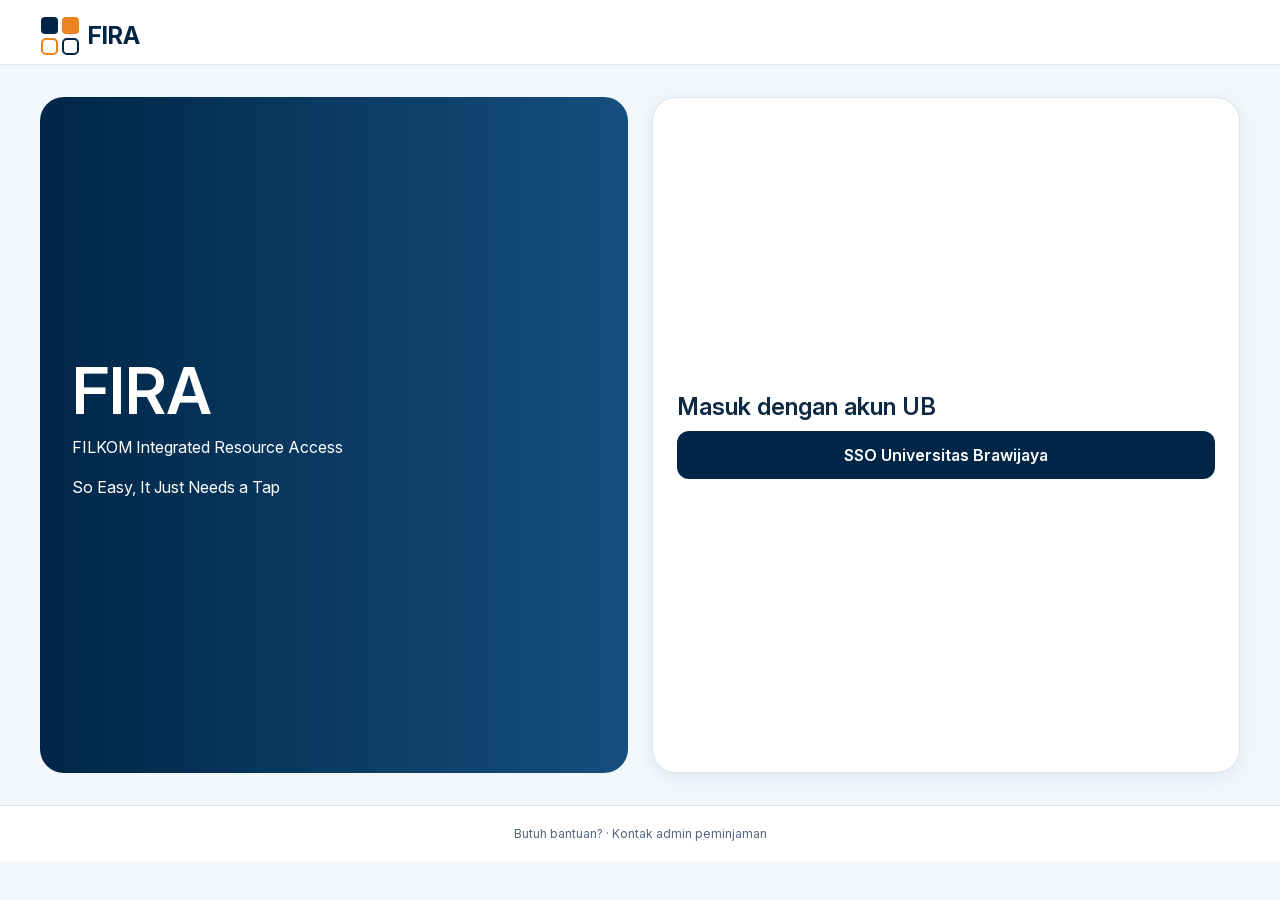
<file: index.html>
<!doctype html>
<html lang="id">
<head>
  <meta charset="utf-8">
  <meta name="viewport" content="width=device-width, initial-scale=1">
  <title>FIRA</title>
  <link rel="icon" type="image/png" href="./logoFIRA.png">
  <link rel="stylesheet" href="css/tokens.css">
  <link rel="stylesheet" href="css/base.css">
  <link rel="stylesheet" href="css/components.css">
  <link rel="stylesheet" href="css/layout.css">
</head>
<body>

  <!-- Header -->
  <header class="site-header">
    <span class="logo">
      <svg viewBox="0 0 40 40" aria-hidden="true" focusable="false"><rect x="1" y="1" width="17" height="17" rx="4" fill="#002647"/><rect x="22" y="1" width="17" height="17" rx="4" fill="#ec831e"/><rect x="2" y="23" width="15" height="15" rx="4" fill="none" stroke="#ec831e" stroke-width="2"/><rect x="23" y="23" width="15" height="15" rx="4" fill="none" stroke="#002647" stroke-width="2"/></svg>
      <span>FIRA</span>
    </span>
  </header>

  <main class="container grid login">
    <!-- Identitas aplikasi -->
    <section class="hero col-6" aria-labelledby="judul-aplikasi">
      <h1 id="judul-aplikasi">FIRA</h1>
      <p>FILKOM Integrated Resource Access</p>
      <p>So Easy, It Just Needs a Tap</p>
    </section>

    <!-- Panel masuk -->
    <section class="card col-6" aria-labelledby="judul-masuk">
      <h2 id="judul-masuk">Masuk dengan akun UB</h2>
      <a class="btn btn--primary" href="dashboard.html">SSO Universitas Brawijaya</a>
    </section>
  </main>

  <footer class="site-footer">
    <p>Butuh bantuan? · Kontak admin peminjaman</p>
  </footer>

</body>
</html>
</file>
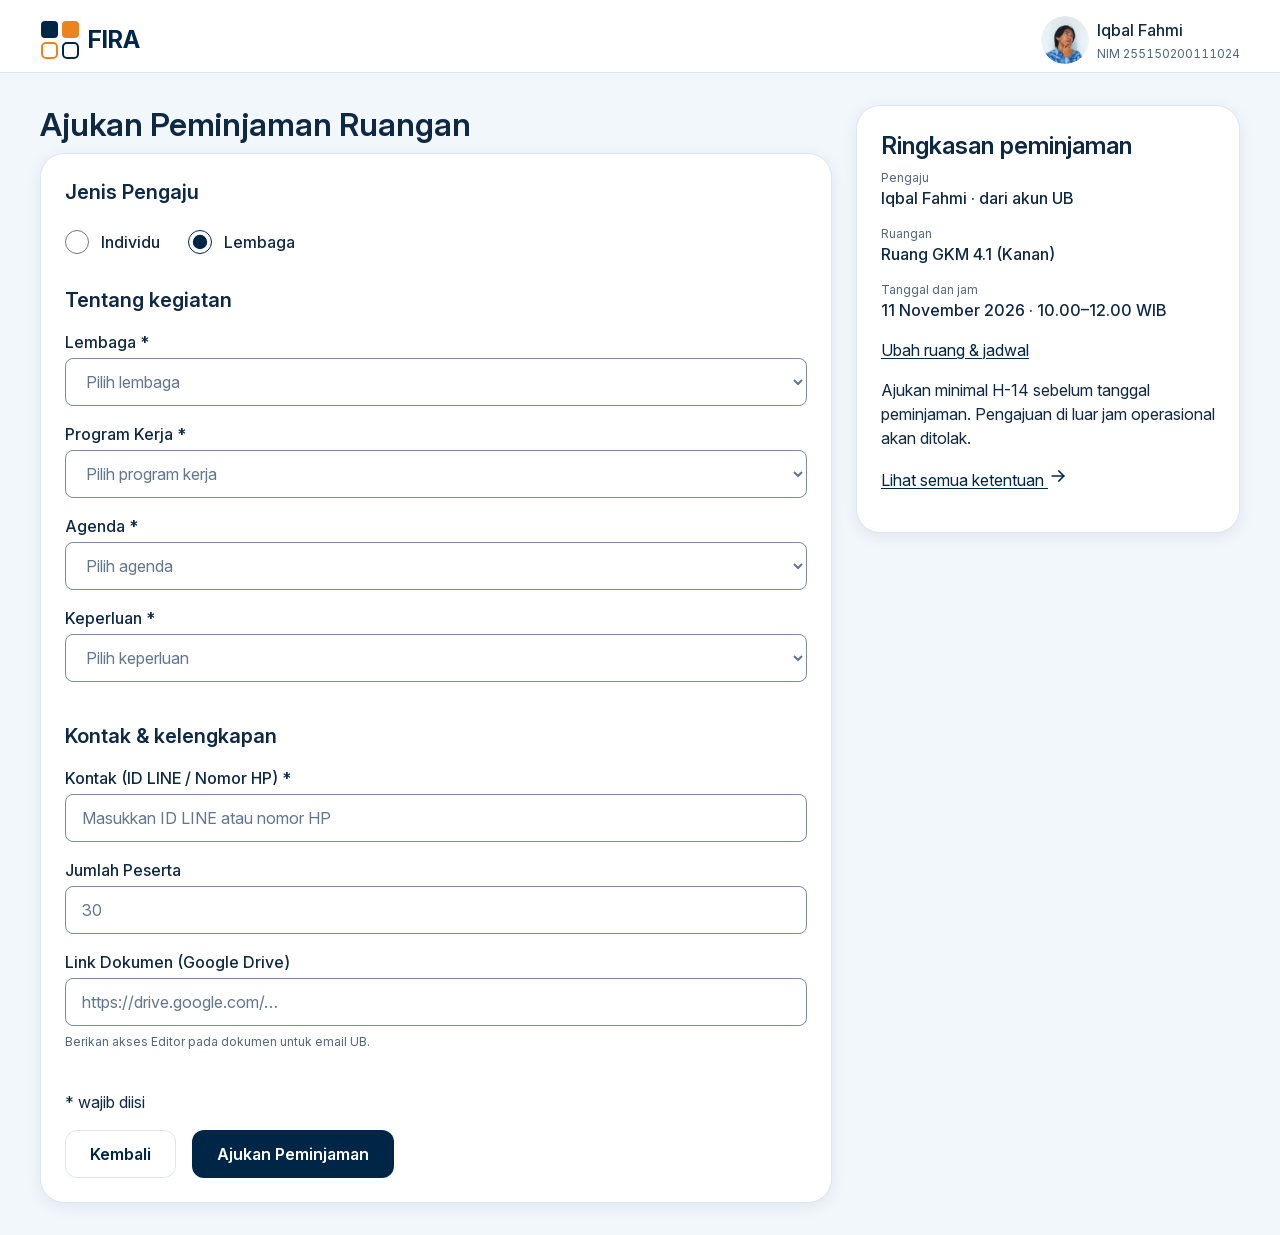
<file: ajukan-ruangan.html>
<!doctype html>
<html lang="id">
<head>
  <meta charset="utf-8">
  <meta name="viewport" content="width=device-width, initial-scale=1">
  <title>FIRA</title>
  <link rel="icon" type="image/png" href="./logoFIRA.png">
  <link rel="stylesheet" href="css/tokens.css">
  <link rel="stylesheet" href="css/base.css">
  <link rel="stylesheet" href="css/components.css">
  <link rel="stylesheet" href="css/layout.css">
  <script src="js/dialog.js" defer></script>
  <script src="js/form.js" defer></script>
  <script src="js/pengajuan.js" defer></script>
  <script src="js/ajukan.js" defer></script>
</head>
<body>

  <!-- Header -->
  <header class="site-header">
    <a class="logo" href="dashboard.html" aria-label="FIRA, ke Dashboard">
      <svg viewBox="0 0 40 40" aria-hidden="true" focusable="false"><rect x="1" y="1" width="17" height="17" rx="4" fill="#002647"/><rect x="22" y="1" width="17" height="17" rx="4" fill="#ec831e"/><rect x="2" y="23" width="15" height="15" rx="4" fill="none" stroke="#ec831e" stroke-width="2"/><rect x="23" y="23" width="15" height="15" rx="4" fill="none" stroke="#002647" stroke-width="2"/></svg>
      <span>FIRA</span>
    </a>

    <div class="profil">
      <img src="assets/avatar.png" alt="" width="48" height="48">
      <p>Iqbal Fahmi</p>
      <p>NIM 255150200111024</p>
    </div>
  </header>

  <div class="container grid">
  <main class="col-8">
    <h1>Ajukan Peminjaman Ruangan</h1>

    <!-- Formulir -->
    <form id="form-ajukan" class="card" novalidate>

      <fieldset>
        <legend>Jenis Pengaju</legend>
        <input type="radio" id="pengaju-individu" name="jenis-pengaju" value="individu">
        <label for="pengaju-individu">Individu</label>
        <input type="radio" id="pengaju-lembaga" name="jenis-pengaju" value="lembaga" checked>
        <label for="pengaju-lembaga">Lembaga</label>
      </fieldset>

      <fieldset id="fieldset-lembaga">
        <legend>Tentang kegiatan</legend>

        <label for="lembaga">Lembaga <span aria-hidden="true">*</span></label>
        <select id="lembaga" name="lembaga" required>
          <option value="" selected disabled>Pilih lembaga</option>
          <option>BCC</option>
          <option>BIOS</option>
          <option>DPM</option>
          <option>GDGoC</option>
          <option>HMDTIF</option>
          <option>K-RISMA</option>
          <option>KBMDSI</option>
          <option>LKI-AMD</option>
          <option>LPM DISPLAY</option>
          <option>OPTIIK</option>
          <option>POROS</option>
          <option>RAION</option>
          <option>ROBOTIIK</option>
          <option>SGE</option>
        </select>

        <label for="proker">Program Kerja <span aria-hidden="true">*</span></label>
        <select id="proker" name="proker" required>
          <option value="" selected disabled>Pilih program kerja</option>
          <option>Pengembangan Keahlian</option>
        </select>

        <label for="agenda">Agenda <span aria-hidden="true">*</span></label>
        <select id="agenda" name="agenda" required>
          <option value="" selected disabled>Pilih agenda</option>
          <option>Pelatihan HMDTIF</option>
        </select>

        <label for="keperluan">Keperluan <span aria-hidden="true">*</span></label>
        <select id="keperluan" name="keperluan" required>
          <option value="" selected disabled>Pilih keperluan</option>
          <option>Kegiatan</option>
        </select>
      </fieldset>

      <fieldset>
        <legend>Kontak &amp; kelengkapan</legend>

        <label for="kontak">Kontak (ID LINE / Nomor HP) <span aria-hidden="true">*</span></label>
        <input type="text" id="kontak" name="kontak" required autocomplete="tel"
               placeholder="Masukkan ID LINE atau nomor HP">

        <label for="peserta">Jumlah Peserta</label>
        <input type="number" id="peserta" name="peserta" min="1" inputmode="numeric" placeholder="30">

        <label for="dokumen">Link Dokumen (Google Drive)</label>
        <input type="url" id="dokumen" name="dokumen" aria-describedby="bantu-dokumen"
               placeholder="https://drive.google.com/…">
        <p class="hint" id="bantu-dokumen">Berikan akses Editor pada dokumen untuk email UB.</p>
      </fieldset>

      <p><span aria-hidden="true">*</span> wajib diisi</p>

      <!-- Aksi -->
      <div class="aksi">
      <a class="btn btn--secondary" href="pinjam.html#ruangan">Kembali</a>
      <button type="submit" class="btn btn--primary">Ajukan Peminjaman</button>
      </div>
    </form>
  </main>

  <!-- Ringkasan -->
  <aside class="card ringkasan col-4" aria-labelledby="judul-ringkasan">
    <h2 id="judul-ringkasan">Ringkasan peminjaman</h2>
    <dl>
      <dt>Pengaju</dt>
      <dd>Iqbal Fahmi · dari akun UB</dd>
      <dt>Ruangan</dt>
      <dd data-isi="ruang">Ruang GKM 4.1 (Kanan)</dd>
      <dt>Tanggal dan jam</dt>
      <dd data-isi="jadwal">11 November 2026 · 10.00–12.00 WIB</dd>
    </dl>
    <a href="pinjam.html#ruangan">Ubah ruang &amp; jadwal</a>

    <p>Ajukan minimal H-14 sebelum tanggal peminjaman. Pengajuan di luar jam operasional akan ditolak.</p>
    <a href="prosedur.html">Lihat semua ketentuan <svg class="icon" viewBox="0 0 24 24" aria-hidden="true" focusable="false"><path d="M5 12h14"/><path d="M13 6l6 6-6 6"/></svg></a>
  </aside>
  </div>

  <!-- Dialog -->
  <dialog id="dlg-konfirmasi" class="dialog" aria-labelledby="dlg-konfirmasi-judul">
    <form method="dialog" class="dialog__tutup"><button class="btn btn--secondary btn--sm" aria-label="Tutup"><svg class="icon" viewBox="0 0 24 24" aria-hidden="true" focusable="false"><path d="M6 6l12 12M18 6L6 18"/></svg></button></form>
    <h2 id="dlg-konfirmasi-judul">Ajukan peminjaman ruangan ke BEM?</h2>
    <p>Pengajuan akan diteruskan untuk diverifikasi. Periksa kembali ruang, jadwal, dan dokumen sebelum mengirim.</p>
    <dl class="ringkasan">
      <dt>Ruangan</dt><dd data-isi="ruang">Ruang GKM 4.1 (Kanan)</dd>
      <dt>Tanggal dan jam</dt><dd data-isi="jadwal">11 November 2026 · 10.00–12.00 WIB</dd>
    </dl>
    <div class="aksi aksi--kanan">
      <form method="dialog"><button class="btn btn--secondary">Batal</button></form>
      <button type="button" id="tombol-kirim" class="btn btn--primary">Ya, Ajukan</button>
    </div>
    <p class="hint">Tekan Esc untuk membatalkan.</p>
  </dialog>
  <dialog id="dlg-terkirim" class="dialog dialog--tengah" aria-labelledby="dlg-terkirim-judul">
    <p class="ikon-besar"><svg class="icon" viewBox="0 0 24 24" aria-hidden="true" focusable="false"><path d="M5 12.5l4.5 4.5L19 7.5"/></svg></p>
    <h2 id="dlg-terkirim-judul">Pengajuan terkirim</h2>
    <p>Pengajuan diteruskan untuk ditinjau. Pantau perkembangannya melalui Status peminjaman.</p>
    <a class="btn btn--primary" href="dashboard.html">Ke Dashboard <svg class="icon" viewBox="0 0 24 24" aria-hidden="true" focusable="false"><path d="M5 12h14"/><path d="M13 6l6 6-6 6"/></svg></a>
  </dialog>

</body>
</html>
</file>
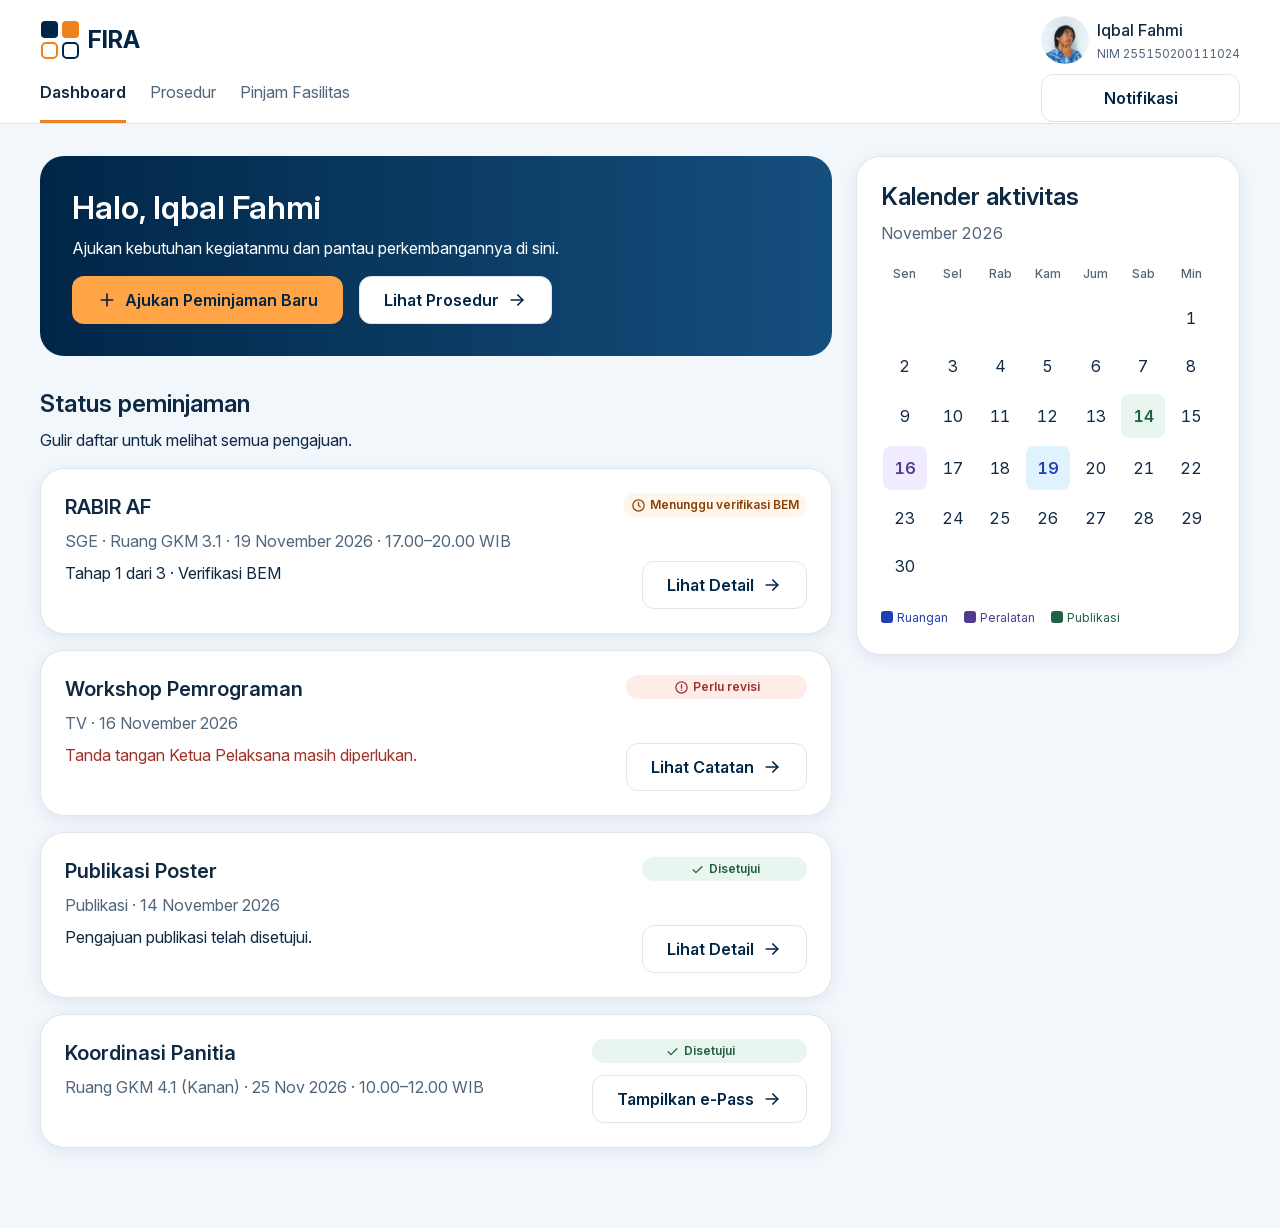
<file: dashboard.html>
<!doctype html>
<html lang="id">
<head>
  <meta charset="utf-8">
  <meta name="viewport" content="width=device-width, initial-scale=1">
  <title>FIRA</title>
  <link rel="icon" type="image/png" href="./logoFIRA.png">
  <link rel="stylesheet" href="css/tokens.css">
  <link rel="stylesheet" href="css/base.css">
  <link rel="stylesheet" href="css/components.css">
  <link rel="stylesheet" href="css/layout.css">
  <script src="js/dialog.js" defer></script>
  <script src="js/pengajuan.js" defer></script>
  <script src="js/dashboard.js" defer></script>
</head>
<body>

  <!-- Header -->
  <header class="site-header">
    <a class="logo" href="dashboard.html" aria-label="FIRA, ke Dashboard">
      <svg viewBox="0 0 40 40" aria-hidden="true" focusable="false"><rect x="1" y="1" width="17" height="17" rx="4" fill="#002647"/><rect x="22" y="1" width="17" height="17" rx="4" fill="#ec831e"/><rect x="2" y="23" width="15" height="15" rx="4" fill="none" stroke="#ec831e" stroke-width="2"/><rect x="23" y="23" width="15" height="15" rx="4" fill="none" stroke="#002647" stroke-width="2"/></svg>
      <span>FIRA</span>
    </a>

    <!-- Navigasi utama -->
    <nav class="nav-utama" aria-label="Navigasi utama">
      <ul>
        <li><a href="dashboard.html" aria-current="page">Dashboard</a></li>
        <li><a href="prosedur.html">Prosedur</a></li>
        <li><a href="pinjam.html">Pinjam Fasilitas</a></li>
      </ul>
    </nav>

    <button type="button" class="btn btn--secondary notif" aria-haspopup="dialog" data-dialog="dlg-notifikasi">Notifikasi</button>

    <div class="profil">
      <img src="assets/avatar.png" alt="" width="48" height="48">
      <p>Iqbal Fahmi</p>
      <p>NIM 255150200111024</p>
    </div>
  </header>

  <div class="container grid">
  <!-- Konten utama -->
  <main class="col-8">

    <!-- Hero -->
    <section class="hero" aria-labelledby="sapaan">
      <h1 id="sapaan">Halo, Iqbal Fahmi</h1>
      <p>Ajukan kebutuhan kegiatanmu dan pantau perkembangannya di sini.</p>
      <div class="aksi">
      <a class="btn btn--on-dark" href="pinjam.html"><svg class="icon" viewBox="0 0 24 24" aria-hidden="true" focusable="false"><path d="M12 5v14M5 12h14"/></svg> Ajukan Peminjaman Baru</a>
      <a class="btn btn--secondary" href="prosedur.html">Lihat Prosedur <svg class="icon" viewBox="0 0 24 24" aria-hidden="true" focusable="false"><path d="M5 12h14"/><path d="M13 6l6 6-6 6"/></svg></a>
      </div>
    </section>

    <!-- Status peminjaman -->
    <section class="panel" aria-labelledby="judul-status">
      <h2 id="judul-status">Status peminjaman</h2>
      <p>Gulir daftar untuk melihat semua pengajuan.</p>

      <ul class="list-plain daftar-status">
        <li>
          <article class="card card--status" aria-labelledby="pengajuan-rabir">
            <h3 id="pengajuan-rabir">RABIR AF</h3>
            <p>
              SGE · Ruang GKM 3.1 ·
              <time datetime="2026-11-19T17:00">19 November 2026 · 17.00–20.00 WIB</time>
            </p>
            <p class="badge badge--warning"><svg class="icon" viewBox="0 0 24 24" aria-hidden="true" focusable="false"><circle cx="12" cy="12" r="9"/><path d="M12 7v5l3 2"/></svg> Menunggu verifikasi BEM</p>
            <p>Tahap 1 dari 3 · Verifikasi BEM</p>
            <button type="button" class="btn btn--secondary" aria-haspopup="dialog" data-dialog="dlg-detail-rabir" aria-describedby="pengajuan-rabir">
              Lihat Detail <svg class="icon" viewBox="0 0 24 24" aria-hidden="true" focusable="false"><path d="M5 12h14"/><path d="M13 6l6 6-6 6"/></svg>
            </button>
          </article>
        </li>

        <li>
          <article class="card card--status" aria-labelledby="pengajuan-workshop">
            <h3 id="pengajuan-workshop">Workshop Pemrograman</h3>
            <p>TV · <time datetime="2026-11-16">16 November 2026</time></p>
            <p class="badge badge--danger"><svg class="icon" viewBox="0 0 24 24" aria-hidden="true" focusable="false"><circle cx="12" cy="12" r="9"/><path d="M12 7.5v5.5"/><path d="M12 16.5h.01"/></svg> Perlu revisi</p>
            <p class="text-danger">Tanda tangan Ketua Pelaksana masih diperlukan.</p>
            <button type="button" class="btn btn--secondary" aria-haspopup="dialog" data-dialog="dlg-revisi-workshop" aria-describedby="pengajuan-workshop">
              Lihat Catatan <svg class="icon" viewBox="0 0 24 24" aria-hidden="true" focusable="false"><path d="M5 12h14"/><path d="M13 6l6 6-6 6"/></svg>
            </button>
          </article>
        </li>

        <li>
          <article class="card card--status" aria-labelledby="publikasi-poster">
            <h3 id="publikasi-poster">Publikasi Poster</h3>
            <p>Publikasi · <time datetime="2026-11-14">14 November 2026</time></p>
            <p class="badge badge--success"><svg class="icon" viewBox="0 0 24 24" aria-hidden="true" focusable="false"><path d="M5 12.5l4.5 4.5L19 7.5"/></svg> Disetujui</p>
            <p>Pengajuan publikasi telah disetujui.</p>
            <button type="button" class="btn btn--secondary" aria-haspopup="dialog" data-dialog="dlg-detail-publikasi" aria-describedby="publikasi-poster">
              Lihat Detail <svg class="icon" viewBox="0 0 24 24" aria-hidden="true" focusable="false"><path d="M5 12h14"/><path d="M13 6l6 6-6 6"/></svg>
            </button>
          </article>
        </li>

        <li>
          <article class="card card--status" aria-labelledby="pengajuan-koordinasi">
            <h3 id="pengajuan-koordinasi">Koordinasi Panitia</h3>
            <p>
              Ruang GKM 4.1 (Kanan) ·
              <time datetime="2026-11-25T10:00">25 Nov 2026 · 10.00–12.00 WIB</time>
            </p>
            <p class="badge badge--success"><svg class="icon" viewBox="0 0 24 24" aria-hidden="true" focusable="false"><path d="M5 12.5l4.5 4.5L19 7.5"/></svg> Disetujui</p>
            <button type="button" class="btn btn--secondary" aria-haspopup="dialog" data-dialog="dlg-epass" aria-describedby="pengajuan-koordinasi">
              Tampilkan e-Pass <svg class="icon" viewBox="0 0 24 24" aria-hidden="true" focusable="false"><path d="M5 12h14"/><path d="M13 6l6 6-6 6"/></svg>
            </button>
          </article>
        </li>
      </ul>

      <!-- Kartu pengajuan baru (diisi JS) -->
      <template id="kartu-terkirim">
        <li>
          <article class="card card--status">
            <h3></h3>
            <p class="meta"></p>
            <p class="badge badge--warning"><svg class="icon" viewBox="0 0 24 24" aria-hidden="true" focusable="false"><circle cx="12" cy="12" r="9"/><path d="M12 7v5l3 2"/></svg> Menunggu verifikasi BEM</p>
            <p>Tahap 1 dari 3 · Verifikasi BEM</p>
            <button type="button" class="btn btn--secondary" aria-haspopup="dialog" data-dialog="dlg-detail-baru">
              Lihat Detail <svg class="icon" viewBox="0 0 24 24" aria-hidden="true" focusable="false"><path d="M5 12h14"/><path d="M13 6l6 6-6 6"/></svg>
            </button>
          </article>
        </li>
      </template>
    </section>
  </main>

  <!-- Kalender -->
  <aside class="card kalender col-4" aria-labelledby="judul-kalender">
    <h2 id="judul-kalender">Kalender aktivitas</h2>

    <table>
      <caption>November 2026</caption>
      <thead>
        <tr>
          <th scope="col"><abbr title="Senin">Sen</abbr></th>
          <th scope="col"><abbr title="Selasa">Sel</abbr></th>
          <th scope="col"><abbr title="Rabu">Rab</abbr></th>
          <th scope="col"><abbr title="Kamis">Kam</abbr></th>
          <th scope="col"><abbr title="Jumat">Jum</abbr></th>
          <th scope="col"><abbr title="Sabtu">Sab</abbr></th>
          <th scope="col"><abbr title="Minggu">Min</abbr></th>
        </tr>
      </thead>
      <tbody>
        <tr><td></td><td></td><td></td><td></td><td></td><td></td><td>1</td></tr>
        <tr><td>2</td><td>3</td><td>4</td><td>5</td><td>6</td><td>7</td><td>8</td></tr>
        <tr>
          <td>9</td><td>10</td><td>11</td><td>12</td><td>13</td>
          <td><button type="button" class="hari hari--publikasi" aria-haspopup="dialog" data-dialog="dlg-detail-publikasi" aria-label="14 November: Publikasi">14</button></td>
          <td>15</td>
        </tr>
        <tr>
          <td><button type="button" class="hari hari--peralatan" aria-haspopup="dialog" data-dialog="dlg-revisi-workshop" aria-label="16 November: Peralatan">16</button></td>
          <td>17</td><td>18</td>
          <td><button type="button" class="hari hari--ruangan" aria-haspopup="dialog" data-dialog="dlg-detail-rabir" aria-label="19 November: Ruangan">19</button></td>
          <td>20</td><td>21</td><td>22</td>
        </tr>
        <tr><td>23</td><td>24</td><td>25</td><td>26</td><td>27</td><td>28</td><td>29</td></tr>
        <tr><td>30</td><td></td><td></td><td></td><td></td><td></td><td></td></tr>
      </tbody>
    </table>

    <!-- Legenda -->
    <ul class="legenda" aria-label="Keterangan kalender">
      <li class="hari--ruangan">Ruangan</li>
      <li class="hari--peralatan">Peralatan</li>
      <li class="hari--publikasi">Publikasi</li>
    </ul>
  </aside>
  </div>

  <!-- Dialog -->
  <dialog id="dlg-detail-baru" class="dialog" aria-labelledby="dlg-detail-baru-judul">
    <form method="dialog" class="dialog__tutup"><button class="btn btn--secondary btn--sm" aria-label="Tutup"><svg class="icon" viewBox="0 0 24 24" aria-hidden="true" focusable="false"><path d="M6 6l12 12M18 6L6 18"/></svg></button></form>
    <h2 id="dlg-detail-baru-judul">Detail pengajuan</h2>
    <p id="detail-baru-judul"></p>
    <p class="badge badge--warning"><svg class="icon" viewBox="0 0 24 24" aria-hidden="true" focusable="false"><circle cx="12" cy="12" r="9"/><path d="M12 7v5l3 2"/></svg> Menunggu verifikasi BEM</p>
    <dl id="detail-baru-info" class="ringkasan"></dl>
    <ol class="tahapan">
      <li aria-current="step"><strong>Verifikasi BEM</strong><br><span class="hint">BEM sedang memeriksa dokumen dan jadwal.</span></li>
      <li><strong>Persetujuan Perkap</strong><br><span class="hint">Tahap ini dimulai setelah verifikasi BEM.</span></li>
      <li><strong>Pemeriksaan teknisi / satpam</strong><br><span class="hint">Pengecekan dilakukan sebelum fasilitas digunakan.</span></li>
    </ol>
    <p class="hint">Perubahan status akan muncul di Notifikasi.</p>
  </dialog>
  <dialog id="dlg-detail-rabir" class="dialog" aria-labelledby="dlg-detail-rabir-judul">
    <form method="dialog" class="dialog__tutup"><button class="btn btn--secondary btn--sm" aria-label="Tutup"><svg class="icon" viewBox="0 0 24 24" aria-hidden="true" focusable="false"><path d="M6 6l12 12M18 6L6 18"/></svg></button></form>
    <h2 id="dlg-detail-rabir-judul">Detail peminjaman</h2>
    <p>RABIR AF · SGE · Ruang GKM 3.1</p>
    <p><time datetime="2026-11-19T17:00">Kamis, 19 November 2026 · 17.00–20.00 WIB</time></p>
    <p class="badge badge--warning"><svg class="icon" viewBox="0 0 24 24" aria-hidden="true" focusable="false"><circle cx="12" cy="12" r="9"/><path d="M12 7v5l3 2"/></svg> Menunggu verifikasi BEM</p>
    <ol class="tahapan">
      <li aria-current="step"><strong>Verifikasi BEM</strong><br><span class="hint">BEM sedang memeriksa dokumen dan jadwal.</span></li>
      <li><strong>Persetujuan Perkap</strong><br><span class="hint">Tahap ini dimulai setelah verifikasi BEM.</span></li>
      <li><strong>Pemeriksaan teknisi / satpam</strong><br><span class="hint">Pengecekan dilakukan sebelum fasilitas digunakan.</span></li>
    </ol>
    <p class="hint">Perubahan status akan muncul di Notifikasi.</p>
  </dialog>
  <dialog id="dlg-revisi-workshop" class="dialog" aria-labelledby="dlg-revisi-workshop-judul">
    <form method="dialog" class="dialog__tutup"><button class="btn btn--secondary btn--sm" aria-label="Tutup"><svg class="icon" viewBox="0 0 24 24" aria-hidden="true" focusable="false"><path d="M6 6l12 12M18 6L6 18"/></svg></button></form>
    <h2 id="dlg-revisi-workshop-judul">Catatan revisi</h2>
    <p>Workshop Pemrograman · Peralatan (TV)</p>
    <p class="badge badge--danger"><svg class="icon" viewBox="0 0 24 24" aria-hidden="true" focusable="false"><circle cx="12" cy="12" r="9"/><path d="M12 7.5v5.5"/><path d="M12 16.5h.01"/></svg> Dokumen perlu diperbaiki</p>
    <p>Surat peminjaman belum ditandatangani oleh Ketua Pelaksana.</p>
    <p>Lengkapi tanda tangan lalu siapkan tautan dokumen yang telah diperbarui. Ajukan kembali setelah dokumen siap.</p>
    <div class="aksi aksi--kanan">
      <a class="btn btn--secondary" href="prosedur.html">Panduan dokumen</a>
      <a class="btn btn--primary" href="pinjam.html#peralatan">Perbaiki &amp; Kirim Ulang</a>
    </div>
  </dialog>
  <dialog id="dlg-detail-publikasi" class="dialog" aria-labelledby="dlg-detail-publikasi-judul">
    <form method="dialog" class="dialog__tutup"><button class="btn btn--secondary btn--sm" aria-label="Tutup"><svg class="icon" viewBox="0 0 24 24" aria-hidden="true" focusable="false"><path d="M6 6l12 12M18 6L6 18"/></svg></button></form>
    <h2 id="dlg-detail-publikasi-judul">Detail publikasi</h2>
    <p>Publikasi Signage · <time datetime="2026-11-14">14 November 2026</time></p>
    <p class="badge badge--success"><svg class="icon" viewBox="0 0 24 24" aria-hidden="true" focusable="false"><path d="M5 12.5l4.5 4.5L19 7.5"/></svg> Disetujui</p>
    <p>Pengajuan publikasi signage telah disetujui.</p>
    <div class="aksi aksi--kanan">
      <a class="btn btn--secondary" href="prosedur.html">Panduan Publikasi <svg class="icon" viewBox="0 0 24 24" aria-hidden="true" focusable="false"><path d="M5 12h14"/><path d="M13 6l6 6-6 6"/></svg></a>
    </div>
  </dialog>
  <dialog id="dlg-epass" class="dialog" aria-labelledby="dlg-epass-judul">
    <form method="dialog" class="dialog__tutup"><button class="btn btn--secondary btn--sm" aria-label="Tutup"><svg class="icon" viewBox="0 0 24 24" aria-hidden="true" focusable="false"><path d="M6 6l12 12M18 6L6 18"/></svg></button></form>
    <h2 id="dlg-epass-judul">e-Pass Akses Ruangan</h2>
    <p class="badge badge--success"><svg class="icon" viewBox="0 0 24 24" aria-hidden="true" focusable="false"><path d="M5 12.5l4.5 4.5L19 7.5"/></svg> Disetujui</p>
    <p class="kode">FIRA-DEMO-RUANG-2026-025</p>
    <figure class="qr">
      <div class="qr__kotak" aria-hidden="true"></div>
      <figcaption class="hint">QR contoh · tidak memberikan akses fasilitas.</figcaption>
    </figure>
    <dl class="ringkasan">
      <dt>Kegiatan</dt><dd>Koordinasi Panitia</dd>
      <dt>Ruangan</dt><dd>Ruang GKM 4.1 (Kanan)</dd>
      <dt>Peminjam</dt><dd>Iqbal Fahmi</dd>
      <dt>Masa berlaku</dt><dd><time datetime="2026-11-25T10:00">25 November 2026 · 10.00–12.00 WIB</time></dd>
    </dl>
    <p class="hint">Tunjukkan QR kepada petugas saat tiba. Tiket hanya berlaku untuk fasilitas dan jam yang tercantum.</p>
    <form method="dialog" class="aksi aksi--kanan"><button class="btn btn--primary">Kembali ke Dashboard</button></form>
  </dialog>
  <dialog id="dlg-notifikasi" class="dialog" aria-labelledby="dlg-notifikasi-judul">
    <form method="dialog" class="dialog__tutup"><button class="btn btn--secondary btn--sm" aria-label="Tutup"><svg class="icon" viewBox="0 0 24 24" aria-hidden="true" focusable="false"><path d="M6 6l12 12M18 6L6 18"/></svg></button></form>
    <h2 id="dlg-notifikasi-judul">Notifikasi</h2>
    <ul class="list-plain">
      <li><button type="button" class="notif-item" data-dialog="dlg-revisi-workshop"><span><strong>Dokumen perlu direvisi</strong><br><span class="hint">Workshop Pemrograman · TV</span></span><svg class="icon" viewBox="0 0 24 24" aria-hidden="true" focusable="false"><path d="M5 12h14"/><path d="M13 6l6 6-6 6"/></svg></button></li>
      <li><button type="button" class="notif-item" data-dialog="dlg-detail-rabir"><span><strong>Pengajuan sedang diperiksa</strong><br><span class="hint">RABIR AF · SGE</span></span><svg class="icon" viewBox="0 0 24 24" aria-hidden="true" focusable="false"><path d="M5 12h14"/><path d="M13 6l6 6-6 6"/></svg></button></li>
      <li><button type="button" class="notif-item" data-dialog="dlg-detail-publikasi"><span><strong>Publikasi disetujui</strong><br><span class="hint">Publikasi Poster</span></span><svg class="icon" viewBox="0 0 24 24" aria-hidden="true" focusable="false"><path d="M5 12h14"/><path d="M13 6l6 6-6 6"/></svg></button></li>
    </ul>
  </dialog>

</body>
</html>
</file>
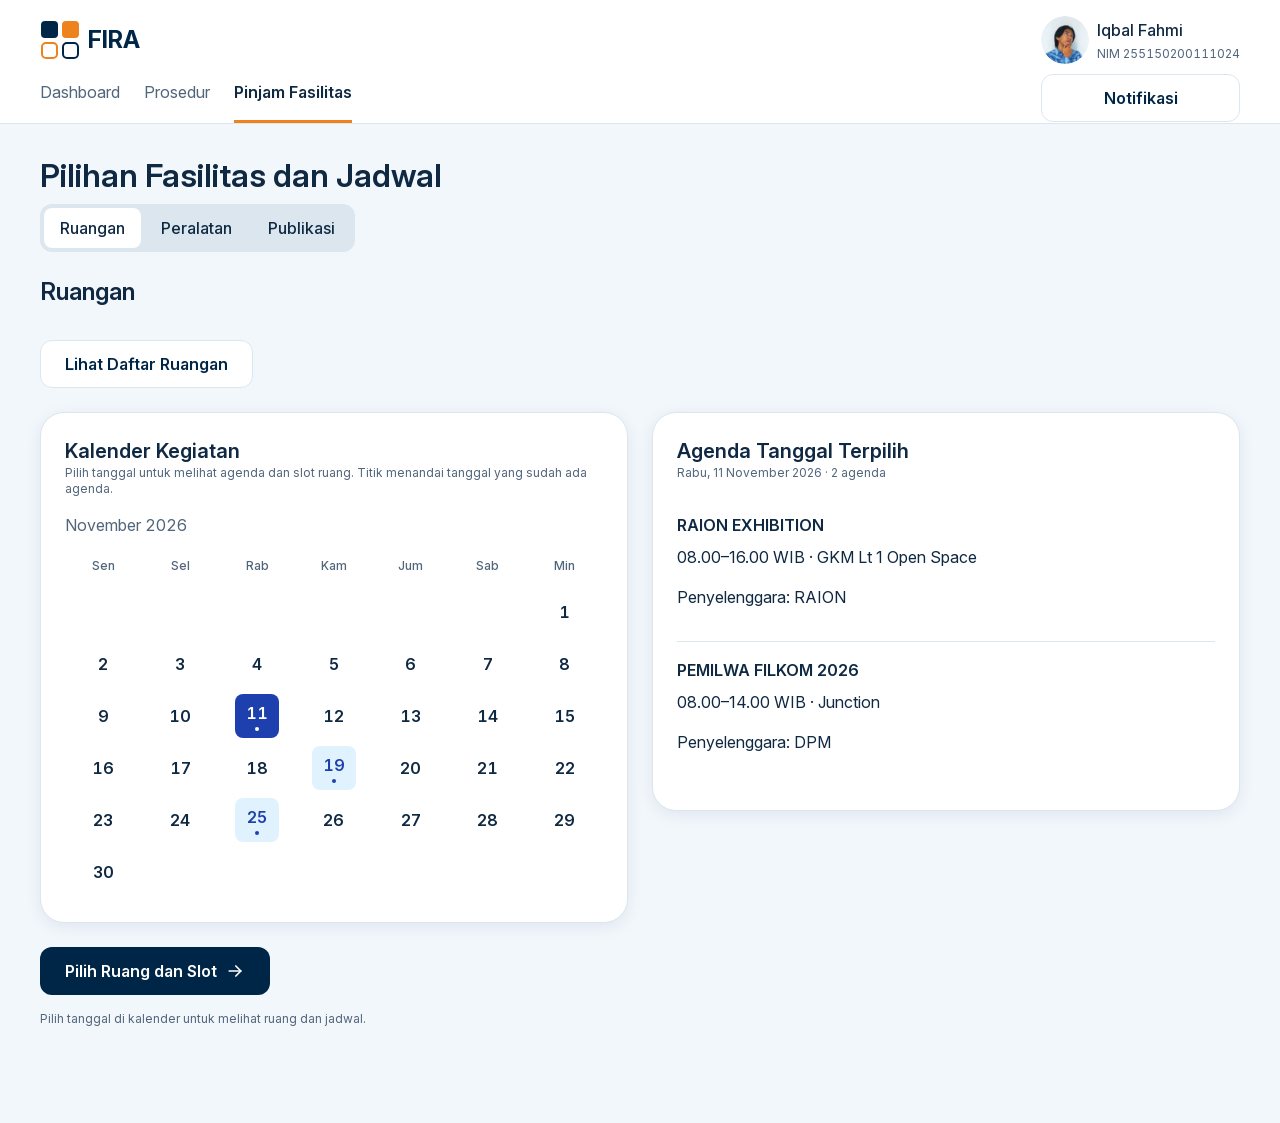
<file: pinjam.html>
<!doctype html>
<html lang="id">
<head>
  <meta charset="utf-8">
  <meta name="viewport" content="width=device-width, initial-scale=1">
  <title>FIRA</title>
  <link rel="icon" type="image/png" href="./logoFIRA.png">
  <link rel="stylesheet" href="css/tokens.css">
  <link rel="stylesheet" href="css/base.css">
  <link rel="stylesheet" href="css/components.css">
  <link rel="stylesheet" href="css/layout.css">
  <script src="js/dialog.js" defer></script>
  <script src="js/form.js" defer></script>
  <script src="js/tabs.js" defer></script>
  <script src="js/pengajuan.js" defer></script>
  <script src="js/pinjam.js" defer></script>
</head>
<body>

  <!-- Header -->
  <header class="site-header">
    <a class="logo" href="dashboard.html" aria-label="FIRA, ke Dashboard">
      <svg viewBox="0 0 40 40" aria-hidden="true" focusable="false"><rect x="1" y="1" width="17" height="17" rx="4" fill="#002647"/><rect x="22" y="1" width="17" height="17" rx="4" fill="#ec831e"/><rect x="2" y="23" width="15" height="15" rx="4" fill="none" stroke="#ec831e" stroke-width="2"/><rect x="23" y="23" width="15" height="15" rx="4" fill="none" stroke="#002647" stroke-width="2"/></svg>
      <span>FIRA</span>
    </a>

    <nav class="nav-utama" aria-label="Navigasi utama">
      <ul>
        <li><a href="dashboard.html">Dashboard</a></li>
        <li><a href="prosedur.html">Prosedur</a></li>
        <li><a href="pinjam.html" aria-current="page">Pinjam Fasilitas</a></li>
      </ul>
    </nav>

    <button type="button" class="btn btn--secondary notif" aria-haspopup="dialog" data-dialog="dlg-notifikasi">Notifikasi</button>

    <div class="profil">
      <img src="assets/avatar.png" alt="" width="48" height="48">
      <p>Iqbal Fahmi</p>
      <p>NIM 255150200111024</p>
    </div>
  </header>

  <main class="container">
    <h1>Pilihan Fasilitas dan Jadwal</h1>

    <!-- Kategori (nanti jadi tab lewat JS) -->
    <nav class="segmen" aria-label="Kategori fasilitas">
      <ul>
        <li><a href="#ruangan">Ruangan</a></li>
        <li><a href="#peralatan">Peralatan</a></li>
        <li><a href="#publikasi">Publikasi</a></li>
      </ul>
    </nav>

    <!-- Panel Ruangan -->
    <section id="ruangan" class="panel grid" aria-labelledby="judul-ruangan">
      <h2 id="judul-ruangan">Ruangan</h2>

      <button type="button" class="btn btn--secondary" aria-haspopup="dialog" data-dialog="dlg-daftar-ruangan">Lihat Daftar Ruangan</button>

      <section class="card kalender col-6" aria-labelledby="judul-kalender">
        <h3 id="judul-kalender">Kalender Kegiatan</h3>
        <p class="hint" id="petunjuk-tanggal">Pilih tanggal untuk melihat agenda dan slot ruang. Titik menandai tanggal yang sudah ada agenda.</p>

        <table aria-describedby="petunjuk-tanggal">
          <caption>November 2026</caption>
          <thead>
            <tr>
              <th scope="col"><abbr title="Senin">Sen</abbr></th>
              <th scope="col"><abbr title="Selasa">Sel</abbr></th>
              <th scope="col"><abbr title="Rabu">Rab</abbr></th>
              <th scope="col"><abbr title="Kamis">Kam</abbr></th>
              <th scope="col"><abbr title="Jumat">Jum</abbr></th>
              <th scope="col"><abbr title="Sabtu">Sab</abbr></th>
              <th scope="col"><abbr title="Minggu">Min</abbr></th>
            </tr>
          </thead>
          <tbody>
            <tr>
              <td></td>
              <td></td>
              <td></td>
              <td></td>
              <td></td>
              <td></td>
              <td><button type="button" class="hari" aria-pressed="false" aria-haspopup="dialog" data-dialog="dlg-pilih-ruang" data-tanggal="2026-11-01" aria-label="1 November">1</button></td>
            </tr>
            <tr>
              <td><button type="button" class="hari" aria-pressed="false" aria-haspopup="dialog" data-dialog="dlg-pilih-ruang" data-tanggal="2026-11-02" aria-label="2 November">2</button></td>
              <td><button type="button" class="hari" aria-pressed="false" aria-haspopup="dialog" data-dialog="dlg-pilih-ruang" data-tanggal="2026-11-03" aria-label="3 November">3</button></td>
              <td><button type="button" class="hari" aria-pressed="false" aria-haspopup="dialog" data-dialog="dlg-pilih-ruang" data-tanggal="2026-11-04" aria-label="4 November">4</button></td>
              <td><button type="button" class="hari" aria-pressed="false" aria-haspopup="dialog" data-dialog="dlg-pilih-ruang" data-tanggal="2026-11-05" aria-label="5 November">5</button></td>
              <td><button type="button" class="hari" aria-pressed="false" aria-haspopup="dialog" data-dialog="dlg-pilih-ruang" data-tanggal="2026-11-06" aria-label="6 November">6</button></td>
              <td><button type="button" class="hari" aria-pressed="false" aria-haspopup="dialog" data-dialog="dlg-pilih-ruang" data-tanggal="2026-11-07" aria-label="7 November">7</button></td>
              <td><button type="button" class="hari" aria-pressed="false" aria-haspopup="dialog" data-dialog="dlg-pilih-ruang" data-tanggal="2026-11-08" aria-label="8 November">8</button></td>
            </tr>
            <tr>
              <td><button type="button" class="hari" aria-pressed="false" aria-haspopup="dialog" data-dialog="dlg-pilih-ruang" data-tanggal="2026-11-09" aria-label="9 November">9</button></td>
              <td><button type="button" class="hari" aria-pressed="false" aria-haspopup="dialog" data-dialog="dlg-pilih-ruang" data-tanggal="2026-11-10" aria-label="10 November">10</button></td>
              <td><button type="button" class="hari hari--ada" aria-pressed="true" aria-haspopup="dialog" data-dialog="dlg-pilih-ruang" data-tanggal="2026-11-11" aria-label="11 November, 2 agenda">11</button></td>
              <td><button type="button" class="hari" aria-pressed="false" aria-haspopup="dialog" data-dialog="dlg-pilih-ruang" data-tanggal="2026-11-12" aria-label="12 November">12</button></td>
              <td><button type="button" class="hari" aria-pressed="false" aria-haspopup="dialog" data-dialog="dlg-pilih-ruang" data-tanggal="2026-11-13" aria-label="13 November">13</button></td>
              <td><button type="button" class="hari" aria-pressed="false" aria-haspopup="dialog" data-dialog="dlg-pilih-ruang" data-tanggal="2026-11-14" aria-label="14 November">14</button></td>
              <td><button type="button" class="hari" aria-pressed="false" aria-haspopup="dialog" data-dialog="dlg-pilih-ruang" data-tanggal="2026-11-15" aria-label="15 November">15</button></td>
            </tr>
            <tr>
              <td><button type="button" class="hari" aria-pressed="false" aria-haspopup="dialog" data-dialog="dlg-pilih-ruang" data-tanggal="2026-11-16" aria-label="16 November">16</button></td>
              <td><button type="button" class="hari" aria-pressed="false" aria-haspopup="dialog" data-dialog="dlg-pilih-ruang" data-tanggal="2026-11-17" aria-label="17 November">17</button></td>
              <td><button type="button" class="hari" aria-pressed="false" aria-haspopup="dialog" data-dialog="dlg-pilih-ruang" data-tanggal="2026-11-18" aria-label="18 November">18</button></td>
              <td><button type="button" class="hari hari--ada" aria-pressed="false" aria-haspopup="dialog" data-dialog="dlg-pilih-ruang" data-tanggal="2026-11-19" aria-label="19 November, 1 agenda">19</button></td>
              <td><button type="button" class="hari" aria-pressed="false" aria-haspopup="dialog" data-dialog="dlg-pilih-ruang" data-tanggal="2026-11-20" aria-label="20 November">20</button></td>
              <td><button type="button" class="hari" aria-pressed="false" aria-haspopup="dialog" data-dialog="dlg-pilih-ruang" data-tanggal="2026-11-21" aria-label="21 November">21</button></td>
              <td><button type="button" class="hari" aria-pressed="false" aria-haspopup="dialog" data-dialog="dlg-pilih-ruang" data-tanggal="2026-11-22" aria-label="22 November">22</button></td>
            </tr>
            <tr>
              <td><button type="button" class="hari" aria-pressed="false" aria-haspopup="dialog" data-dialog="dlg-pilih-ruang" data-tanggal="2026-11-23" aria-label="23 November">23</button></td>
              <td><button type="button" class="hari" aria-pressed="false" aria-haspopup="dialog" data-dialog="dlg-pilih-ruang" data-tanggal="2026-11-24" aria-label="24 November">24</button></td>
              <td><button type="button" class="hari hari--ada" aria-pressed="false" aria-haspopup="dialog" data-dialog="dlg-pilih-ruang" data-tanggal="2026-11-25" aria-label="25 November, 1 agenda">25</button></td>
              <td><button type="button" class="hari" aria-pressed="false" aria-haspopup="dialog" data-dialog="dlg-pilih-ruang" data-tanggal="2026-11-26" aria-label="26 November">26</button></td>
              <td><button type="button" class="hari" aria-pressed="false" aria-haspopup="dialog" data-dialog="dlg-pilih-ruang" data-tanggal="2026-11-27" aria-label="27 November">27</button></td>
              <td><button type="button" class="hari" aria-pressed="false" aria-haspopup="dialog" data-dialog="dlg-pilih-ruang" data-tanggal="2026-11-28" aria-label="28 November">28</button></td>
              <td><button type="button" class="hari" aria-pressed="false" aria-haspopup="dialog" data-dialog="dlg-pilih-ruang" data-tanggal="2026-11-29" aria-label="29 November">29</button></td>
            </tr>
            <tr>
              <td><button type="button" class="hari" aria-pressed="false" aria-haspopup="dialog" data-dialog="dlg-pilih-ruang" data-tanggal="2026-11-30" aria-label="30 November">30</button></td>
              <td></td>
              <td></td>
              <td></td>
              <td></td>
              <td></td>
              <td></td>
            </tr>
          </tbody>
        </table>
      </section>

      <section class="card col-6" aria-labelledby="judul-agenda">
        <h3 id="judul-agenda">Agenda Tanggal Terpilih</h3>
        <p class="hint" id="agenda-tanggal" aria-live="polite"><time datetime="2026-11-11">Rabu, 11 November 2026</time> · 2 agenda</p>
        <ul id="agenda-daftar" class="list-plain checklist">
          <li>
            <h4>RAION EXHIBITION</h4>
            <p><time datetime="2026-11-11T08:00">08.00–16.00 WIB</time> · GKM Lt 1 Open Space</p>
            <p>Penyelenggara: RAION</p>
          </li>
          <li>
            <h4>PEMILWA FILKOM 2026</h4>
            <p><time datetime="2026-11-11T08:00">08.00–14.00 WIB</time> · Junction</p>
            <p>Penyelenggara: DPM</p>
          </li>
        </ul>
      </section>

      <button type="button" class="btn btn--primary" aria-haspopup="dialog" data-dialog="dlg-pilih-ruang" aria-describedby="petunjuk-slot">
        Pilih Ruang dan Slot <svg class="icon" viewBox="0 0 24 24" aria-hidden="true" focusable="false"><path d="M5 12h14"/><path d="M13 6l6 6-6 6"/></svg>
      </button>
      <p class="hint" id="petunjuk-slot">Pilih tanggal di kalender untuk melihat ruang dan jadwal.</p>
    </section>

    <!-- Panel Peralatan -->
    <section id="peralatan" class="panel grid" aria-labelledby="judul-peralatan">
      <h2 id="judul-peralatan">Peralatan</h2>

      <form id="form-peralatan" class="card col-8" novalidate>
        <h3>Detail peminjaman</h3>
        <p>Tambahkan peralatan dan isi jumlahnya untuk satu periode peminjaman.</p>

        <section class="ringkasan" aria-labelledby="judul-alat-kegiatan">
          <h4 id="judul-alat-kegiatan">Kegiatan &amp; dokumen</h4>
          <dl>
            <dt>Agenda</dt>
            <dd>Demo Multimedia</dd>
            <dt>Pengaju</dt>
            <dd>Iqbal Fahmi · SGE</dd>
            <dt>Dokumen contoh</dt>
            <dd>Surat peminjaman.pdf</dd>
          </dl>
        </section>

        <fieldset>
          <legend>Peralatan yang dipinjam</legend>
          <button type="button" id="tombol-tambah-alat" class="btn btn--secondary" aria-haspopup="dialog" data-dialog="dlg-pilih-alat"><svg class="icon" viewBox="0 0 24 24" aria-hidden="true" focusable="false"><path d="M12 5v14M5 12h14"/></svg> Tambah alat</button>
          <p id="alat-kosong">Belum ada peralatan. Pilih Tambah alat.</p>
          <ul id="daftar-alat" class="list-plain checklist"></ul>
        </fieldset>

        <!-- Baris alat (diisi JS) -->
        <template id="baris-alat">
          <li class="baris-alat">
            <label></label>
            <p class="hint"></p>
            <input type="number" min="1" value="1" inputmode="numeric" required
                   data-error-max="Jumlah barang yang dipinjam melebihi ketersediaan.">
            <span class="satuan"></span>
            <button type="button" class="btn btn--secondary btn--sm">Hapus</button>
          </li>
        </template>

        <fieldset>
          <legend>Periode peminjaman</legend>

          <label for="tgl-ambil">Tanggal pengambilan</label>
          <input type="date" id="tgl-ambil" name="tgl-ambil" min="2026-11-01" max="2027-10-31"
                 value="2026-11-25" required>

          <label for="tgl-kembali">Tanggal pengembalian</label>
          <input type="date" id="tgl-kembali" name="tgl-kembali" min="2026-11-01" max="2027-10-31"
                 value="2026-11-26" required>
        </fieldset>
      </form>

      <aside class="card ringkasan col-4" aria-labelledby="judul-alat-ringkasan">
        <h3 id="judul-alat-ringkasan">Ringkasan pengajuan</h3>
        <dl>
          <dt>Peralatan dan jumlah</dt>
          <dd><output id="ringkas-alat">Belum ada peralatan.</output></dd>
          <dt>Pengambilan</dt>
          <dd><output id="ringkas-ambil" for="tgl-ambil">25 Nov 2026</output></dd>
          <dt>Pengembalian</dt>
          <dd><output id="ringkas-kembali" for="tgl-kembali">26 Nov 2026</output></dd>
        </dl>
        <p>Cek kelengkapan alat saat serah terima.</p>
        <button type="button" class="btn btn--secondary" aria-haspopup="dialog" data-dialog="dlg-ketentuan-alat">Lihat ketentuan</button>
        <button type="submit" class="btn btn--primary" form="form-peralatan">Tinjau pengajuan</button>
      </aside>
    </section>

    <!-- Panel Publikasi -->
    <section id="publikasi" class="panel grid" aria-labelledby="judul-publikasi">
      <h2 id="judul-publikasi">Publikasi</h2>

      <form id="form-publikasi" class="card col-8" novalidate>
        <fieldset>
          <legend>Detail penayangan</legend>
          <p>Pilih lokasi dan periode penayangan konten FILKOM.</p>

          <label for="lokasi">Lokasi signage</label>
          <select id="lokasi" name="lokasi" required>
            <option selected>Semua signage FILKOM UB</option>
            <option>Auditorium Algoritma · Gedung G Lt. 2</option>
            <option>Mini Teater Heuristik · Gedung A Lt. 2</option>
          </select>

          <label for="mulai">Mulai tayang</label>
          <input type="date" id="mulai" name="mulai" min="2026-11-25" max="2026-11-26"
                 value="2026-11-25" required>

          <label for="durasi">Durasi tayang</label>
          <select id="durasi" name="durasi" required>
            <option selected>1 hari</option>
            <option>3 hari</option>
            <option>7 hari</option>
          </select>
        </fieldset>

        <section class="ringkasan" aria-labelledby="judul-pub-pengaju">
          <h3 id="judul-pub-pengaju">Pengaju &amp; konten</h3>
          <dl>
            <dt>Kegiatan · unit kerja</dt>
            <dd>RABIR AF · SGE</dd>
            <dt>Penanggung jawab</dt>
            <dd>Iqbal Fahmi · <a href="mailto:iqbal@example.org">iqbal@example.org</a></dd>
            <dt>Konten contoh</dt>
            <dd>RABIR AF.mp4</dd>
          </dl>
        </section>
      </form>

      <aside class="card ringkasan col-4" aria-labelledby="judul-pub-ringkasan">
        <h3 id="judul-pub-ringkasan">Ringkasan pengajuan</h3>
        <dl>
          <dt>Lokasi signage</dt>
          <dd><output id="ringkas-lokasi" for="lokasi">Semua signage FILKOM UB</output></dd>
          <dt>Mulai tayang</dt>
          <dd><output id="ringkas-mulai" for="mulai">25 November 2026</output></dd>
          <dt>Durasi tayang</dt>
          <dd><output id="ringkas-durasi" for="durasi">1 hari</output></dd>
        </dl>
        <p>Video MP4 potret 1080 × 1920 px, maksimal 45 detik, tanpa audio.</p>
        <button type="button" class="btn btn--secondary" aria-haspopup="dialog" data-dialog="dlg-ketentuan-pub">Lihat ketentuan</button>
        <button type="submit" class="btn btn--primary" form="form-publikasi">Tinjau pengajuan</button>
      </aside>
    </section>
  </main>

  <!-- Dialog -->
  <dialog id="dlg-daftar-ruangan" class="dialog" aria-labelledby="dlg-daftar-ruangan-judul">
    <form method="dialog" class="dialog__tutup"><button class="btn btn--secondary btn--sm" aria-label="Tutup"><svg class="icon" viewBox="0 0 24 24" aria-hidden="true" focusable="false"><path d="M6 6l12 12M18 6L6 18"/></svg></button></form>
    <h2 id="dlg-daftar-ruangan-judul">Daftar Ruangan</h2>
    <p class="hint">Lokasi dikelompokkan berdasarkan gedung, lantai, dan area parkir. Ketersediaan mengikuti tanggal dan jam peminjaman.</p>
    <div class="daftar-ruang">
      <details>
        <summary>Gedung F</summary>
        <h3>Parkiran Gedung F</h3>
        <ul><li>Lapangan Parkir Gedung F</li><li>Basemen Parkir Gedung F</li></ul>
        <h3>Lantai 2</h3>
        <ul><li>F2.1</li><li>F2.2</li><li>F2.3</li><li>F2.4</li><li>F2.5</li><li>F2.6</li><li>F2.8</li><li>F2.9</li><li>F2.10 (Ruang Kerja Bersama Besar)</li><li>F2.12 (Ruang Kerja Bersama Kecil)</li></ul>
        <h3>Lantai 3</h3>
        <ul><li>F3.1</li><li>F3.2</li><li>F3.3</li><li>F3.4</li><li>F3.5</li><li>F3.6</li><li>F3.7</li><li>F3.8</li><li>F3.9</li><li>F3.10</li><li>F3.11</li><li>F3.12</li><li>F3.13</li><li>F3.14</li><li>F3.15</li><li>F3.16</li><li>F3.17</li><li>F3.18</li></ul>
        <h3>Lantai 4</h3>
        <ul><li>F4.1</li><li>F4.2</li><li>F4.3</li><li>F4.4</li><li>F4.5</li><li>F4.6</li><li>F4.7</li><li>F4.8</li><li>F4.9</li><li>F4.10</li><li>F4.11</li><li>F4.12</li><li>F4.13</li><li>F4.14</li><li>F4.15</li><li>F4.16</li><li>F4.17</li><li>F4.18</li></ul>
        <h3>Lantai 12</h3>
        <ul><li>Lapangan Badminton</li></ul>
      </details>
      <details>
        <summary>Gedung Kreatifitas Mahasiswa (GKM)</summary>
        <h3>Lantai 1</h3>
        <ul><li>Ruang Terbuka Lantai 1</li></ul>
        <h3>Lantai 2</h3>
        <ul><li>Sekretariat BCC</li><li>Sekretariat BIOS</li><li>Sekretariat DPM</li><li>Sekretariat GDGoC</li><li>Sekretariat HMDTIF</li><li>Sekretariat K-RISMA</li><li>Sekretariat KBMDSI</li><li>Sekretariat LKI-AMD</li><li>Sekretariat LPM DISPLAY</li><li>Sekretariat OPTIIK</li><li>Sekretariat POROS</li><li>Sekretariat RAION</li><li>Sekretariat ROBOTIIK</li><li>Sekretariat SGE</li></ul>
        <h3>Lantai 3</h3>
        <ul><li>Ruang GKM 3.1</li><li>Ruang Terbuka Lantai 3</li></ul>
        <h3>Lantai 4</h3>
        <ul><li>Ruang GKM 4.1 (Kanan)</li><li>Ruang GKM 4.2 (Kiri)</li></ul>
      </details>
      <details>
        <summary>Gedung G</summary>
        <h3>Parkiran Gedung G</h3>
        <ul><li>Basemen Parkir Gedung G</li></ul>
        <h3>Lantai 2</h3>
        <ul><li>Auditorium Algoritma</li></ul>
      </details>
      <details>
        <summary>Gedung A</summary>
        <h3>Parkiran Gedung A</h3>
        <ul><li>Lapangan Parkir Gedung A</li></ul>
        <h3>Lantai 1</h3>
        <ul><li>UKS</li></ul>
        <h3>Lantai 2</h3>
        <ul><li>Teater Heuristik</li></ul>
      </details>
      <details>
        <summary>Gedung Riset dan Inovasi</summary>
        <ul><li>RV1.1</li><li>RV1.2</li><li>RV1.3</li><li>RV1.4</li><li>RV1.5</li></ul>
      </details>
      <details>
        <summary>Lainnya</summary>
        <ul><li>Ruang Kesenian Mahasiswa</li><li>Lapangan Basket</li><li>Musholla Ulul Albab</li></ul>
      </details>
    </div>
    <div class="aksi aksi--kanan">
      <button type="button" class="btn btn--primary" data-dialog="dlg-pilih-ruang">Pilih Ruang dan Slot <svg class="icon" viewBox="0 0 24 24" aria-hidden="true" focusable="false"><path d="M5 12h14"/><path d="M13 6l6 6-6 6"/></svg></button>
    </div>
  </dialog>
  <dialog id="dlg-pilih-ruang" class="dialog" aria-labelledby="dlg-pilih-ruang-judul">
    <form method="dialog" class="dialog__tutup"><button class="btn btn--secondary btn--sm" aria-label="Tutup"><svg class="icon" viewBox="0 0 24 24" aria-hidden="true" focusable="false"><path d="M6 6l12 12M18 6L6 18"/></svg></button></form>
    <h2 id="dlg-pilih-ruang-judul">Pilih ruang dan slot</h2>
    <p>Tanggal draf: <strong id="slot-tanggal">11 November 2026</strong></p>
    <p class="hint">Slot yang sudah terpakai akan ditandai bentrok dan tidak bisa dipilih.</p>
    <ul class="list-plain daftar-pilihan">
      <li>
        <span><strong>Ruang GKM 4.1 (Kanan)</strong><br><span class="hint">GKM · Lantai 4</span></span>
        <button type="button" class="btn btn--secondary btn--sm" data-dialog="dlg-slot" data-ruang="Ruang GKM 4.1 (Kanan)" aria-label="Lihat slot Ruang GKM 4.1 (Kanan)">Lihat slot <svg class="icon" viewBox="0 0 24 24" aria-hidden="true" focusable="false"><path d="M5 12h14"/><path d="M13 6l6 6-6 6"/></svg></button>
      </li>
      <li>
        <span><strong>Ruang GKM 3.1</strong><br><span class="hint">GKM · Lantai 3</span></span>
        <button type="button" class="btn btn--secondary btn--sm" data-dialog="dlg-slot" data-ruang="Ruang GKM 3.1" aria-label="Lihat slot Ruang GKM 3.1">Lihat slot <svg class="icon" viewBox="0 0 24 24" aria-hidden="true" focusable="false"><path d="M5 12h14"/><path d="M13 6l6 6-6 6"/></svg></button>
      </li>
      <li>
        <span><strong>Auditorium Algoritma</strong><br><span class="hint">Gedung G · Lantai 2</span></span>
        <button type="button" class="btn btn--secondary btn--sm" data-dialog="dlg-slot" data-ruang="Auditorium Algoritma" aria-label="Lihat slot Auditorium Algoritma">Lihat slot <svg class="icon" viewBox="0 0 24 24" aria-hidden="true" focusable="false"><path d="M5 12h14"/><path d="M13 6l6 6-6 6"/></svg></button>
      </li>
    </ul>
    <p class="hint">Untuk peminjaman pribadi</p>
    <button type="button" class="btn btn--secondary" data-dialog="dlg-individu">Peminjaman Individu <svg class="icon" viewBox="0 0 24 24" aria-hidden="true" focusable="false"><path d="M5 12h14"/><path d="M13 6l6 6-6 6"/></svg></button>
  </dialog>
  <dialog id="dlg-slot" class="dialog" aria-labelledby="dlg-slot-judul">
    <form method="dialog" class="dialog__tutup"><button class="btn btn--secondary btn--sm" aria-label="Tutup"><svg class="icon" viewBox="0 0 24 24" aria-hidden="true" focusable="false"><path d="M6 6l12 12M18 6L6 18"/></svg></button></form>
    <h2 id="dlg-slot-judul">Pilih slot peminjaman</h2>
    <p id="slot-ruang">Ruang GKM 4.1 (Kanan) · 11 November 2026</p>
    <ul id="slot-daftar" class="list-plain daftar-pilihan"></ul>
    <p class="hint">Ketersediaan di sini adalah data simulasi.</p>
    <button type="button" class="btn btn--secondary" data-dialog="dlg-pilih-ruang"><svg class="icon" viewBox="0 0 24 24" aria-hidden="true" focusable="false"><path d="M19 12H5"/><path d="M11 6l-6 6 6 6"/></svg> Pilih ruang lain</button>
  </dialog>
  <dialog id="dlg-pilih-alat" class="dialog" aria-labelledby="dlg-pilih-alat-judul">
    <form method="dialog" class="dialog__tutup"><button class="btn btn--secondary btn--sm" aria-label="Tutup"><svg class="icon" viewBox="0 0 24 24" aria-hidden="true" focusable="false"><path d="M6 6l12 12M18 6L6 18"/></svg></button></form>
    <h2 id="dlg-pilih-alat-judul">Pilih peralatan</h2>
    <p class="hint">Gulir untuk melihat semua peralatan.</p>
    <ul id="pilih-alat" class="list-plain daftar-pilihan"></ul>
  </dialog>
  <dialog id="dlg-tinjau-alat" class="dialog" aria-labelledby="dlg-tinjau-alat-judul">
    <form method="dialog" class="dialog__tutup"><button class="btn btn--secondary btn--sm" aria-label="Tutup"><svg class="icon" viewBox="0 0 24 24" aria-hidden="true" focusable="false"><path d="M6 6l12 12M18 6L6 18"/></svg></button></form>
    <h2 id="dlg-tinjau-alat-judul">Tinjau pengajuan peralatan</h2>
    <p>Demo Multimedia · Iqbal Fahmi</p>
    <ul id="tinjau-alat"></ul>
    <dl class="ringkasan">
      <dt>Pengambilan</dt><dd id="tinjau-ambil"></dd>
      <dt>Pengembalian</dt><dd id="tinjau-kembali"></dd>
    </dl>
    <div class="aksi aksi--kanan">
      <form method="dialog"><button class="btn btn--secondary">Kembali</button></form>
      <button type="button" class="btn btn--primary" data-kirim>Kirim pengajuan</button>
    </div>
  </dialog>
  <dialog id="dlg-tinjau-pub" class="dialog" aria-labelledby="dlg-tinjau-pub-judul">
    <form method="dialog" class="dialog__tutup"><button class="btn btn--secondary btn--sm" aria-label="Tutup"><svg class="icon" viewBox="0 0 24 24" aria-hidden="true" focusable="false"><path d="M6 6l12 12M18 6L6 18"/></svg></button></form>
    <h2 id="dlg-tinjau-pub-judul">Tinjau pengajuan publikasi</h2>
    <p>RABIR AF · SGE</p>
    <dl class="ringkasan">
      <dt>Lokasi signage</dt><dd id="tinjau-lokasi"></dd>
      <dt>Mulai tayang</dt><dd id="tinjau-mulai"></dd>
      <dt>Durasi tayang</dt><dd id="tinjau-durasi"></dd>
    </dl>
    <div class="aksi aksi--kanan">
      <form method="dialog"><button class="btn btn--secondary">Kembali</button></form>
      <button type="button" class="btn btn--primary" data-kirim>Kirim pengajuan</button>
    </div>
  </dialog>
  <dialog id="dlg-ketentuan-alat" class="dialog" aria-labelledby="dlg-ketentuan-alat-judul">
    <form method="dialog" class="dialog__tutup"><button class="btn btn--secondary btn--sm" aria-label="Tutup"><svg class="icon" viewBox="0 0 24 24" aria-hidden="true" focusable="false"><path d="M6 6l12 12M18 6L6 18"/></svg></button></form>
    <h2 id="dlg-ketentuan-alat-judul">Ketentuan peralatan</h2>
    <p class="hint">Panduan pengajuan</p>
    <ul>
      <li>Untuk alat band di SIPERAT, pilih tanggal ambil dan kembali untuk melihat stok.</li>
      <li>Periksa jumlah unit dan kondisi alat sebelum mengajukan.</li>
    </ul>
  </dialog>
  <dialog id="dlg-ketentuan-pub" class="dialog" aria-labelledby="dlg-ketentuan-pub-judul">
    <form method="dialog" class="dialog__tutup"><button class="btn btn--secondary btn--sm" aria-label="Tutup"><svg class="icon" viewBox="0 0 24 24" aria-hidden="true" focusable="false"><path d="M6 6l12 12M18 6L6 18"/></svg></button></form>
    <h2 id="dlg-ketentuan-pub-judul">Ketentuan publikasi</h2>
    <p class="hint">Form Tayangan Konten Signage FILKOM UB</p>
    <h3>Data wajib diisi</h3>
    <ul>
      <li>Email dan nama PIC</li>
      <li>Unit kerja dan nama kegiatan</li>
      <li>Lokasi dan waktu tampilan</li>
      <li>Konten video</li>
    </ul>
    <h3>Lokasi signage</h3>
    <ul>
      <li>Semua signage di FILKOM UB</li>
      <li>Auditorium Algoritma · Gedung G Lt. 2</li>
      <li>Mini Teater Heuristik · Gedung A Lt. 2</li>
    </ul>
    <h3>Durasi &amp; format</h3>
    <ul>
      <li>Durasi opsional. Kosong berarti 1 hari. Maksimal 7 hari.</li>
      <li>Video MP4 · Full HD potret 1080 × 1920 px</li>
      <li>Maksimal 45 detik · tanpa audio</li>
    </ul>
    <p>Pastikan konten sudah sesuai sebelum dikirim.</p>
    <p><a href="https://docs.google.com/forms/d/e/1FAIpQLSc-eu6-PfNfXGsUTqfbMP44Bq1j_Z0twZQRPSfmwUkxqDh97g/viewform" target="_blank" rel="noopener noreferrer">Buka Form Publikasi <svg class="icon" viewBox="0 0 24 24" aria-hidden="true" focusable="false"><path d="M7 17L17 7"/><path d="M8 7h9v9"/></svg><span class="hint"> (tab baru)</span></a></p>
  </dialog>
  <dialog id="dlg-individu" class="dialog" aria-labelledby="dlg-individu-judul">
    <form method="dialog" class="dialog__tutup"><button class="btn btn--secondary btn--sm" aria-label="Tutup"><svg class="icon" viewBox="0 0 24 24" aria-hidden="true" focusable="false"><path d="M6 6l12 12M18 6L6 18"/></svg></button></form>
    <h2 id="dlg-individu-judul">Peminjaman Individu</h2>
    <p>Pilih slot untuk Lapangan Basket. Pengajuan ini tidak memerlukan surat organisasi.</p>
    <p><strong>Lapangan Basket</strong><br><span class="hint">17 November 2026 · contoh slot prototipe</span></p>
    <ul class="list-plain daftar-pilihan">
      <li>
        <span><strong>15.00–16.00 WIB</strong><br><span class="hint">Tersedia</span></span>
        <button type="button" class="btn btn--primary btn--sm" data-dialog="dlg-konfirmasi-individu" data-jam-individu="15.00–16.00 WIB" aria-label="Pilih slot 15.00–16.00 WIB">Pilih slot <svg class="icon" viewBox="0 0 24 24" aria-hidden="true" focusable="false"><path d="M5 12h14"/><path d="M13 6l6 6-6 6"/></svg></button>
      </li>
      <li>
        <span><strong>16.00–17.00 WIB</strong><br><span class="hint">Tersedia</span></span>
        <button type="button" class="btn btn--primary btn--sm" data-dialog="dlg-konfirmasi-individu" data-jam-individu="16.00–17.00 WIB" aria-label="Pilih slot 16.00–17.00 WIB">Pilih slot <svg class="icon" viewBox="0 0 24 24" aria-hidden="true" focusable="false"><path d="M5 12h14"/><path d="M13 6l6 6-6 6"/></svg></button>
      </li>
    </ul>
    <p class="hint">Kalau kamu meminjam untuk kegiatan organisasi, gunakan jalur Lembaga.</p>
    <button type="button" class="btn btn--secondary" data-dialog="dlg-pilih-ruang">Kembali ke jadwal</button>
  </dialog>
  <dialog id="dlg-konfirmasi-individu" class="dialog" aria-labelledby="dlg-konfirmasi-individu-judul">
    <form method="dialog" class="dialog__tutup"><button class="btn btn--secondary btn--sm" aria-label="Tutup"><svg class="icon" viewBox="0 0 24 24" aria-hidden="true" focusable="false"><path d="M6 6l12 12M18 6L6 18"/></svg></button></form>
    <h2 id="dlg-konfirmasi-individu-judul">Konfirmasi peminjaman</h2>
    <dl class="ringkasan">
      <dt>Pengaju</dt><dd>Individu · Iqbal Fahmi</dd>
      <dt>Ruangan</dt><dd>Lapangan Basket</dd>
      <dt>Tanggal dan jam</dt><dd id="individu-jadwal">17 November 2026 · 15.00–16.00 WIB</dd>
    </dl>
    <p class="hint">Periksa jadwal sebelum mengirim pengajuan.</p>
    <div class="aksi aksi--kanan">
      <button type="button" class="btn btn--secondary" data-dialog="dlg-individu">Ubah slot</button>
      <button type="button" id="tombol-kirim-individu" class="btn btn--primary">Ajukan Peminjaman</button>
    </div>
  </dialog>
  <dialog id="dlg-terkirim" class="dialog dialog--tengah" aria-labelledby="dlg-terkirim-judul">
    <p class="ikon-besar"><svg class="icon" viewBox="0 0 24 24" aria-hidden="true" focusable="false"><path d="M5 12.5l4.5 4.5L19 7.5"/></svg></p>
    <h2 id="dlg-terkirim-judul">Pengajuan terkirim</h2>
    <p>Pengajuan diteruskan untuk ditinjau. Pantau perkembangannya melalui Status peminjaman.</p>
    <a class="btn btn--primary" href="dashboard.html">Ke Dashboard <svg class="icon" viewBox="0 0 24 24" aria-hidden="true" focusable="false"><path d="M5 12h14"/><path d="M13 6l6 6-6 6"/></svg></a>
  </dialog>
  <dialog id="dlg-notifikasi" class="dialog" aria-labelledby="dlg-notifikasi-judul">
    <form method="dialog" class="dialog__tutup"><button class="btn btn--secondary btn--sm" aria-label="Tutup"><svg class="icon" viewBox="0 0 24 24" aria-hidden="true" focusable="false"><path d="M6 6l12 12M18 6L6 18"/></svg></button></form>
    <h2 id="dlg-notifikasi-judul">Notifikasi</h2>
    <ul class="list-plain">
      <li><a class="notif-item" href="dashboard.html"><span><strong>Dokumen perlu direvisi</strong><br><span class="hint">Workshop Pemrograman · TV</span></span><svg class="icon" viewBox="0 0 24 24" aria-hidden="true" focusable="false"><path d="M5 12h14"/><path d="M13 6l6 6-6 6"/></svg></a></li>
      <li><a class="notif-item" href="dashboard.html"><span><strong>Pengajuan sedang diperiksa</strong><br><span class="hint">RABIR AF · SGE</span></span><svg class="icon" viewBox="0 0 24 24" aria-hidden="true" focusable="false"><path d="M5 12h14"/><path d="M13 6l6 6-6 6"/></svg></a></li>
      <li><a class="notif-item" href="dashboard.html"><span><strong>Publikasi disetujui</strong><br><span class="hint">Publikasi Poster</span></span><svg class="icon" viewBox="0 0 24 24" aria-hidden="true" focusable="false"><path d="M5 12h14"/><path d="M13 6l6 6-6 6"/></svg></a></li>
    </ul>
  </dialog>

</body>
</html>
</file>
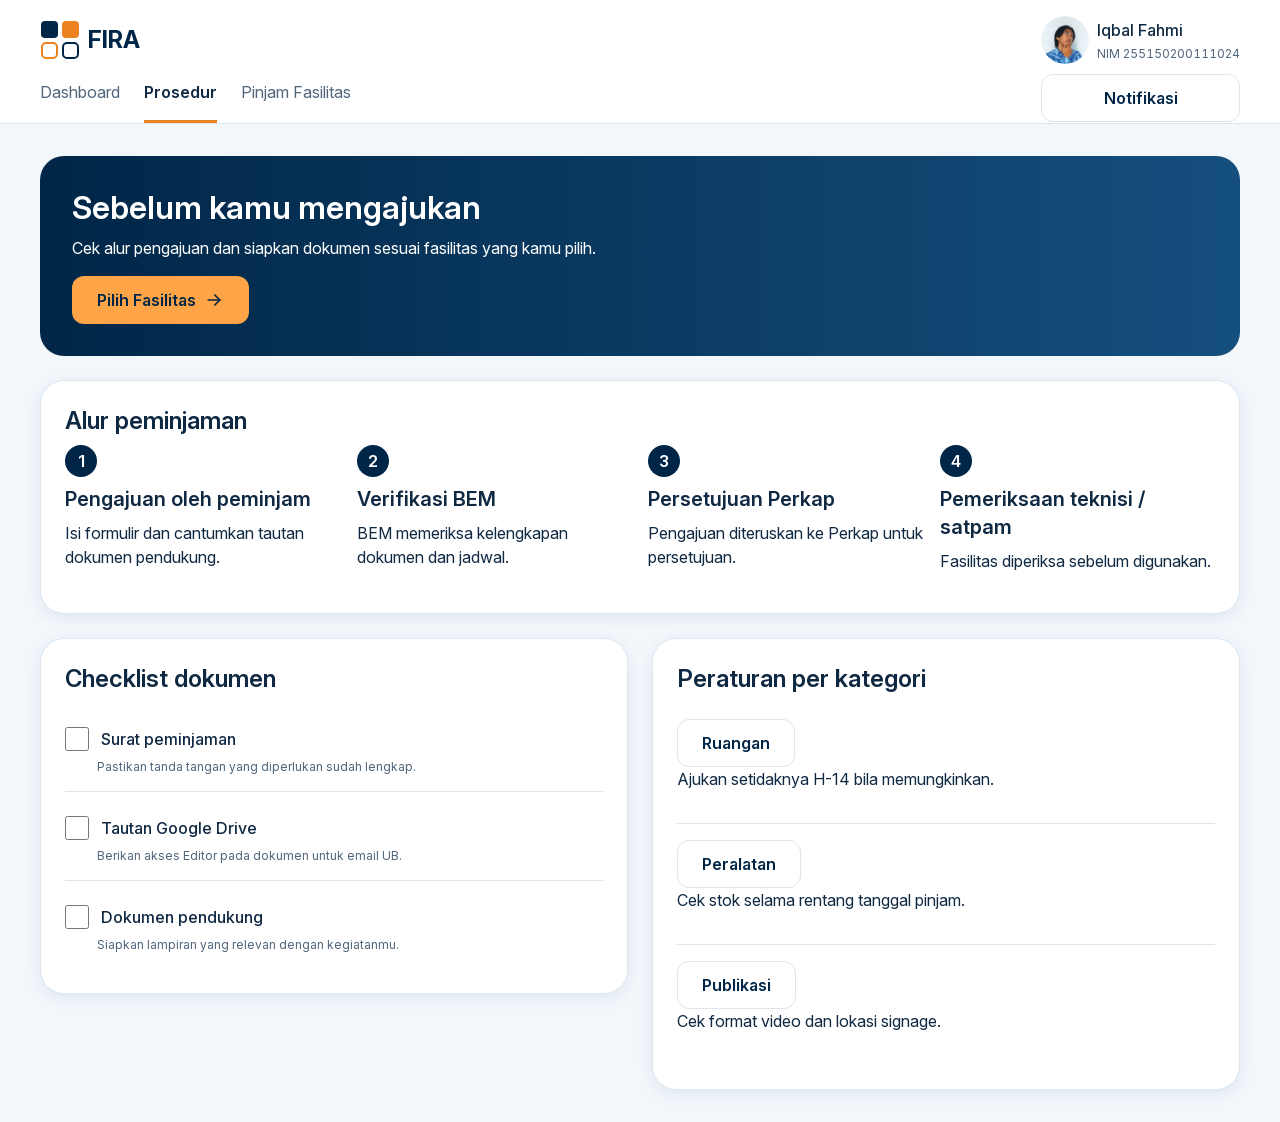
<file: prosedur.html>
<!doctype html>
<html lang="id">
<head>
  <meta charset="utf-8">
  <meta name="viewport" content="width=device-width, initial-scale=1">
  <title>FIRA</title>
  <link rel="icon" type="image/png" href="./logoFIRA.png">
  <link rel="stylesheet" href="css/tokens.css">
  <link rel="stylesheet" href="css/base.css">
  <link rel="stylesheet" href="css/components.css">
  <link rel="stylesheet" href="css/layout.css">
  <script src="js/dialog.js" defer></script>
</head>
<body>

  <header class="site-header">
    <a class="logo" href="dashboard.html" aria-label="FIRA, ke Dashboard">
      <svg viewBox="0 0 40 40" aria-hidden="true" focusable="false"><rect x="1" y="1" width="17" height="17" rx="4" fill="#002647"/><rect x="22" y="1" width="17" height="17" rx="4" fill="#ec831e"/><rect x="2" y="23" width="15" height="15" rx="4" fill="none" stroke="#ec831e" stroke-width="2"/><rect x="23" y="23" width="15" height="15" rx="4" fill="none" stroke="#002647" stroke-width="2"/></svg>
      <span>FIRA</span>
    </a>

    <nav class="nav-utama" aria-label="Navigasi utama">
      <ul>
        <li><a href="dashboard.html">Dashboard</a></li>
        <li><a href="prosedur.html" aria-current="page">Prosedur</a></li>
        <li><a href="pinjam.html">Pinjam Fasilitas</a></li>
      </ul>
    </nav>

    <button type="button" class="btn btn--secondary notif" aria-haspopup="dialog" data-dialog="dlg-notifikasi">Notifikasi</button>

    <div class="profil">
      <img src="assets/avatar.png" alt="" width="48" height="48">
      <p>Iqbal Fahmi</p>
      <p>NIM 255150200111024</p>
    </div>
  </header>

  <main class="container grid">
    <section class="hero" aria-labelledby="judul-prosedur">
      <h1 id="judul-prosedur">Sebelum kamu mengajukan</h1>
      <p>Cek alur pengajuan dan siapkan dokumen sesuai fasilitas yang kamu pilih.</p>
      <a class="btn btn--on-dark" href="pinjam.html">Pilih Fasilitas <svg class="icon" viewBox="0 0 24 24" aria-hidden="true" focusable="false"><path d="M5 12h14"/><path d="M13 6l6 6-6 6"/></svg></a>
    </section>

    <!-- Alur peminjaman -->
    <section class="card" aria-labelledby="judul-alur">
      <h2 id="judul-alur">Alur peminjaman</h2>
      <ol class="langkah">
        <li>
          <h3>Pengajuan oleh peminjam</h3>
          <p>Isi formulir dan cantumkan tautan dokumen pendukung.</p>
        </li>
        <li>
          <h3>Verifikasi BEM</h3>
          <p>BEM memeriksa kelengkapan dokumen dan jadwal.</p>
        </li>
        <li>
          <h3>Persetujuan Perkap</h3>
          <p>Pengajuan diteruskan ke Perkap untuk persetujuan.</p>
        </li>
        <li>
          <h3>Pemeriksaan teknisi / satpam</h3>
          <p>Fasilitas diperiksa sebelum digunakan.</p>
        </li>
      </ol>
    </section>

    <!-- Checklist dokumen -->
    <section class="card col-6" aria-labelledby="judul-checklist">
      <h2 id="judul-checklist">Checklist dokumen</h2>
      <ul class="list-plain checklist">
        <li>
          <input type="checkbox" id="cek-surat" aria-describedby="bantu-surat">
          <label for="cek-surat">Surat peminjaman</label>
          <p class="hint" id="bantu-surat">Pastikan tanda tangan yang diperlukan sudah lengkap.</p>
        </li>
        <li>
          <input type="checkbox" id="cek-drive" aria-describedby="bantu-drive">
          <label for="cek-drive">Tautan Google Drive</label>
          <p class="hint" id="bantu-drive">Berikan akses Editor pada dokumen untuk email UB.</p>
        </li>
        <li>
          <input type="checkbox" id="cek-pendukung" aria-describedby="bantu-pendukung">
          <label for="cek-pendukung">Dokumen pendukung</label>
          <p class="hint" id="bantu-pendukung">Siapkan lampiran yang relevan dengan kegiatanmu.</p>
        </li>
      </ul>
    </section>

    <!-- Peraturan per kategori -->
    <section class="card col-6" aria-labelledby="judul-peraturan">
      <h2 id="judul-peraturan">Peraturan per kategori</h2>
      <ul class="list-plain checklist">
        <li>
          <button type="button" class="btn btn--secondary" aria-haspopup="dialog" data-dialog="dlg-panduan-ruangan" aria-describedby="ringkas-ruangan">Ruangan</button>
          <p id="ringkas-ruangan">Ajukan setidaknya H-14 bila memungkinkan.</p>
        </li>
        <li>
          <button type="button" class="btn btn--secondary" aria-haspopup="dialog" data-dialog="dlg-panduan-peralatan" aria-describedby="ringkas-peralatan">Peralatan</button>
          <p id="ringkas-peralatan">Cek stok selama rentang tanggal pinjam.</p>
        </li>
        <li>
          <button type="button" class="btn btn--secondary" aria-haspopup="dialog" data-dialog="dlg-panduan-publikasi" aria-describedby="ringkas-publikasi">Publikasi</button>
          <p id="ringkas-publikasi">Cek format video dan lokasi signage.</p>
        </li>
      </ul>
    </section>
  </main>

  <!-- Dialog -->
  <dialog id="dlg-panduan-ruangan" class="dialog" aria-labelledby="dlg-panduan-ruangan-judul">
    <form method="dialog" class="dialog__tutup"><button class="btn btn--secondary btn--sm" aria-label="Tutup"><svg class="icon" viewBox="0 0 24 24" aria-hidden="true" focusable="false"><path d="M6 6l12 12M18 6L6 18"/></svg></button></form>
    <h2 id="dlg-panduan-ruangan-judul">Ruangan</h2>
    <p class="hint">Ketentuan peminjaman ruangan</p>
    <ul>
      <li>Disarankan mengajukan minimal H-14 sebelum tanggal peminjaman.</li>
      <li>Gladi bersih maksimal 2 jam.</li>
      <li>Pengajuan di luar jam operasional akan ditolak.</li>
      <li>Pembatalan minimal H-5 sebelum tanggal peminjaman.</li>
    </ul>
    <div class="aksi aksi--kanan">
      <a class="btn btn--primary" href="pinjam.html#ruangan">Lanjut ke Pilih Fasilitas <svg class="icon" viewBox="0 0 24 24" aria-hidden="true" focusable="false"><path d="M5 12h14"/><path d="M13 6l6 6-6 6"/></svg></a>
    </div>
  </dialog>
  <dialog id="dlg-panduan-peralatan" class="dialog" aria-labelledby="dlg-panduan-peralatan-judul">
    <form method="dialog" class="dialog__tutup"><button class="btn btn--secondary btn--sm" aria-label="Tutup"><svg class="icon" viewBox="0 0 24 24" aria-hidden="true" focusable="false"><path d="M6 6l12 12M18 6L6 18"/></svg></button></form>
    <h2 id="dlg-panduan-peralatan-judul">Peralatan</h2>
    <p class="hint">Panduan pengajuan</p>
    <ul>
      <li>Untuk alat band di SIPERAT, pilih tanggal ambil dan kembali untuk melihat stok.</li>
      <li>Periksa jumlah unit dan kondisi alat sebelum mengajukan.</li>
    </ul>
    <div class="aksi aksi--kanan">
      <a class="btn btn--primary" href="pinjam.html#peralatan">Buka Peralatan <svg class="icon" viewBox="0 0 24 24" aria-hidden="true" focusable="false"><path d="M5 12h14"/><path d="M13 6l6 6-6 6"/></svg></a>
    </div>
  </dialog>
  <dialog id="dlg-panduan-publikasi" class="dialog" aria-labelledby="dlg-panduan-publikasi-judul">
    <form method="dialog" class="dialog__tutup"><button class="btn btn--secondary btn--sm" aria-label="Tutup"><svg class="icon" viewBox="0 0 24 24" aria-hidden="true" focusable="false"><path d="M6 6l12 12M18 6L6 18"/></svg></button></form>
    <h2 id="dlg-panduan-publikasi-judul">Ketentuan Publikasi</h2>
    <p class="hint">Form Tayangan Konten Signage FILKOM UB</p>
    <h3>Data wajib diisi</h3>
    <ul>
      <li>Email dan nama PIC</li>
      <li>Unit kerja dan nama kegiatan</li>
      <li>Lokasi dan waktu tampilan</li>
      <li>Konten video</li>
    </ul>
    <h3>Lokasi signage</h3>
    <ul>
      <li>Semua signage di FILKOM UB</li>
      <li>Auditorium Algoritma · Gedung G Lt. 2</li>
      <li>Mini Teater Heuristik · Gedung A Lt. 2</li>
    </ul>
    <h3>Durasi &amp; format</h3>
    <ul>
      <li>Durasi opsional. Kosong berarti 1 hari. Maksimal 7 hari.</li>
      <li>Video MP4 · Full HD potret 1080 × 1920 px</li>
      <li>Maksimal 45 detik · tanpa audio</li>
    </ul>
    <p>Pastikan konten sudah sesuai sebelum dikirim.</p>
    <p><a href="https://docs.google.com/forms/d/e/1FAIpQLSc-eu6-PfNfXGsUTqfbMP44Bq1j_Z0twZQRPSfmwUkxqDh97g/viewform" target="_blank" rel="noopener noreferrer">Buka Form Publikasi <svg class="icon" viewBox="0 0 24 24" aria-hidden="true" focusable="false"><path d="M7 17L17 7"/><path d="M8 7h9v9"/></svg><span class="hint"> (tab baru)</span></a></p>
    <div class="aksi aksi--kanan">
      <a class="btn btn--primary" href="pinjam.html#publikasi">Ajukan Publikasi <svg class="icon" viewBox="0 0 24 24" aria-hidden="true" focusable="false"><path d="M5 12h14"/><path d="M13 6l6 6-6 6"/></svg></a>
    </div>
  </dialog>
  <dialog id="dlg-notifikasi" class="dialog" aria-labelledby="dlg-notifikasi-judul">
    <form method="dialog" class="dialog__tutup"><button class="btn btn--secondary btn--sm" aria-label="Tutup"><svg class="icon" viewBox="0 0 24 24" aria-hidden="true" focusable="false"><path d="M6 6l12 12M18 6L6 18"/></svg></button></form>
    <h2 id="dlg-notifikasi-judul">Notifikasi</h2>
    <ul class="list-plain">
      <li><a class="notif-item" href="dashboard.html"><span><strong>Dokumen perlu direvisi</strong><br><span class="hint">Workshop Pemrograman · TV</span></span><svg class="icon" viewBox="0 0 24 24" aria-hidden="true" focusable="false"><path d="M5 12h14"/><path d="M13 6l6 6-6 6"/></svg></a></li>
      <li><a class="notif-item" href="dashboard.html"><span><strong>Pengajuan sedang diperiksa</strong><br><span class="hint">RABIR AF · SGE</span></span><svg class="icon" viewBox="0 0 24 24" aria-hidden="true" focusable="false"><path d="M5 12h14"/><path d="M13 6l6 6-6 6"/></svg></a></li>
      <li><a class="notif-item" href="dashboard.html"><span><strong>Publikasi disetujui</strong><br><span class="hint">Publikasi Poster</span></span><svg class="icon" viewBox="0 0 24 24" aria-hidden="true" focusable="false"><path d="M5 12h14"/><path d="M13 6l6 6-6 6"/></svg></a></li>
    </ul>
  </dialog>

</body>
</html>
</file>
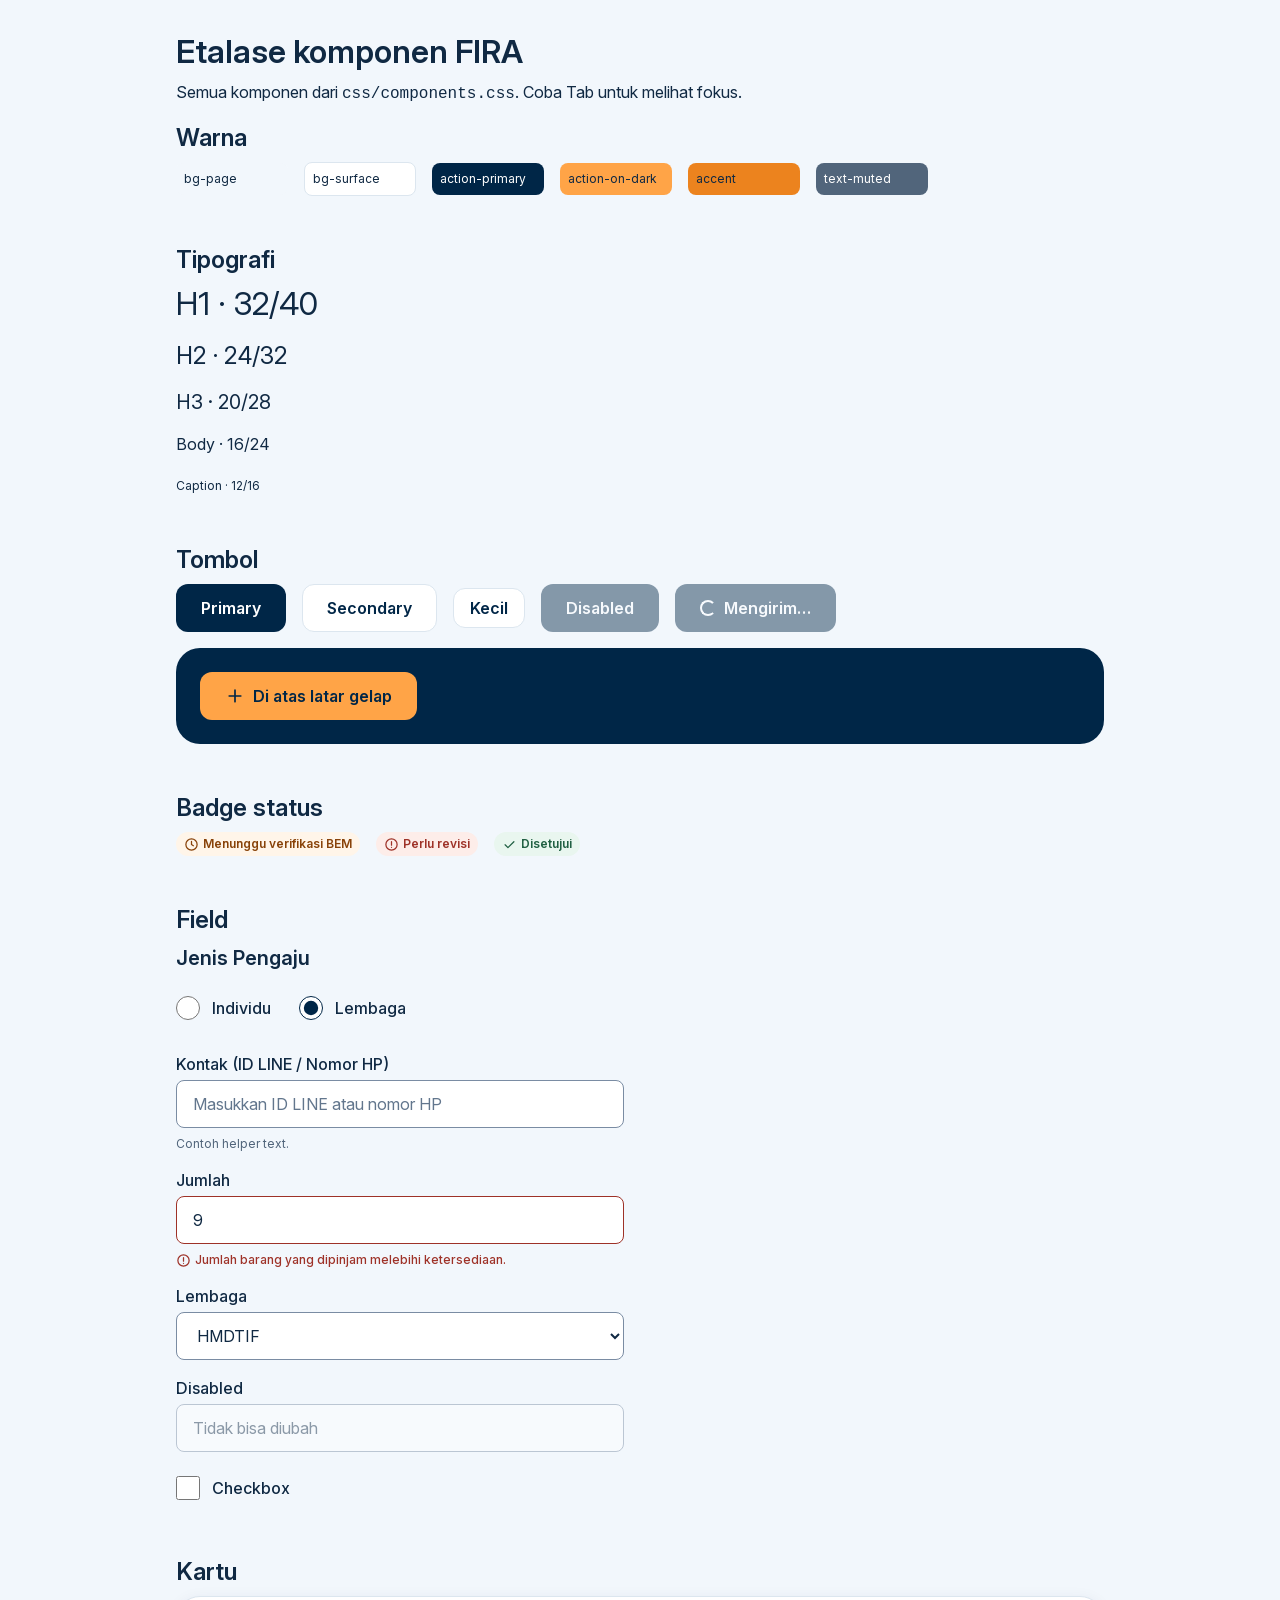
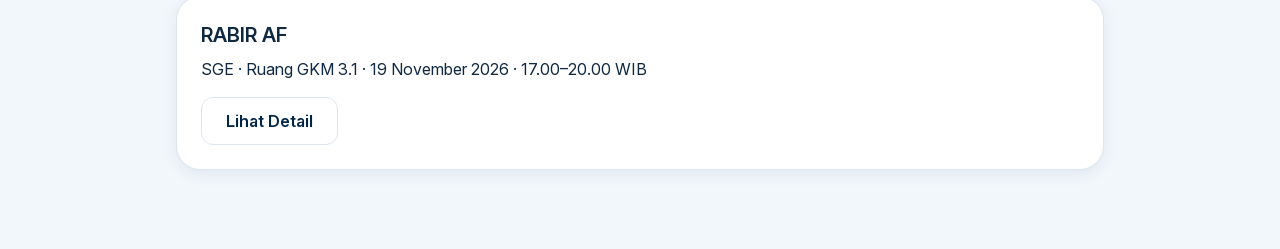
<file: docs/komponen.html>
<!doctype html>
<html lang="id">
<head>
  <meta charset="utf-8">
  <meta name="viewport" content="width=device-width, initial-scale=1">
  <title>Komponen · FIRA</title>
  <link rel="stylesheet" href="../css/tokens.css">
  <link rel="stylesheet" href="../css/base.css">
  <link rel="stylesheet" href="../css/components.css">
  <style>
    /* Khusus halaman etalase */
    main { max-width: 60rem; margin: 0 auto; padding: var(--space-8) var(--space-4); }
    section { margin-bottom: var(--space-12); }
    .baris { display: flex; flex-wrap: wrap; gap: var(--space-4); align-items: center; margin-bottom: var(--space-4); }
    .gelap { padding: var(--space-6); border-radius: var(--radius-lg); background: var(--color-action-primary); }
    .swatch { width: 7rem; padding: var(--space-2); border-radius: var(--radius-sm); font-size: var(--text-caption); line-height: var(--leading-caption); }
    form { max-width: 28rem; }
  </style>
</head>
<body>
  <main>
    <h1>Etalase komponen FIRA</h1>
    <p>Semua komponen dari <code>css/components.css</code>. Coba Tab untuk melihat fokus.</p>

    <!-- Warna -->
    <section aria-labelledby="judul-warna">
      <h2 id="judul-warna">Warna</h2>
      <div class="baris">
        <div class="swatch" style="background: var(--color-bg-page)">bg-page</div>
        <div class="swatch" style="background: var(--color-bg-surface); border: 1px solid var(--color-border-subtle)">bg-surface</div>
        <div class="swatch" style="background: var(--color-action-primary); color: var(--color-text-on-action)">action-primary</div>
        <div class="swatch" style="background: var(--color-action-on-dark)">action-on-dark</div>
        <div class="swatch" style="background: var(--color-accent)">accent</div>
        <div class="swatch" style="background: var(--color-text-muted); color: var(--color-text-on-action)">text-muted</div>
      </div>
    </section>

    <!-- Tipografi -->
    <section aria-labelledby="judul-tipografi">
      <h2 id="judul-tipografi">Tipografi</h2>
      <p style="font-size: var(--text-h1); line-height: var(--leading-h1)">H1 · 32/40</p>
      <p style="font-size: var(--text-h2); line-height: var(--leading-h2)">H2 · 24/32</p>
      <p style="font-size: var(--text-h3); line-height: var(--leading-h3)">H3 · 20/28</p>
      <p>Body · 16/24</p>
      <p><small>Caption · 12/16</small></p>
    </section>

    <!-- Tombol -->
    <section aria-labelledby="judul-tombol">
      <h2 id="judul-tombol">Tombol</h2>
      <div class="baris">
        <button type="button" class="btn btn--primary">Primary</button>
        <button type="button" class="btn btn--secondary">Secondary</button>
        <button type="button" class="btn btn--secondary btn--sm">Kecil</button>
        <button type="button" class="btn btn--primary" disabled>Disabled</button>
        <button type="button" class="btn btn--primary" aria-busy="true" disabled>Mengirim…</button>
      </div>
      <div class="baris gelap">
        <button type="button" class="btn btn--on-dark">
          <svg class="icon" viewBox="0 0 24 24" aria-hidden="true" focusable="false"><path d="M12 5v14M5 12h14"/></svg>
          Di atas latar gelap
        </button>
      </div>
    </section>

    <!-- Badge -->
    <section aria-labelledby="judul-badge">
      <h2 id="judul-badge">Badge status</h2>
      <div class="baris">
        <p class="badge badge--warning"><svg class="icon" viewBox="0 0 24 24" aria-hidden="true" focusable="false"><circle cx="12" cy="12" r="9"/><path d="M12 7v5l3 2"/></svg> Menunggu verifikasi BEM</p>
        <p class="badge badge--danger"><svg class="icon" viewBox="0 0 24 24" aria-hidden="true" focusable="false"><circle cx="12" cy="12" r="9"/><path d="M12 7.5v5.5"/><path d="M12 16.5h.01"/></svg> Perlu revisi</p>
        <p class="badge badge--success"><svg class="icon" viewBox="0 0 24 24" aria-hidden="true" focusable="false"><path d="M5 12.5l4.5 4.5L19 7.5"/></svg> Disetujui</p>
      </div>
    </section>

    <!-- Field -->
    <section aria-labelledby="judul-field">
      <h2 id="judul-field">Field</h2>
      <form>
        <fieldset>
          <legend>Jenis Pengaju</legend>
          <input type="radio" id="contoh-individu" name="contoh-jenis">
          <label for="contoh-individu">Individu</label>
          <input type="radio" id="contoh-lembaga" name="contoh-jenis" checked>
          <label for="contoh-lembaga">Lembaga</label>
        </fieldset>

        <label for="contoh-kontak">Kontak (ID LINE / Nomor HP)</label>
        <input type="text" id="contoh-kontak" aria-describedby="contoh-bantu" placeholder="Masukkan ID LINE atau nomor HP">
        <p class="hint" id="contoh-bantu">Contoh helper text.</p>

        <label for="contoh-jumlah">Jumlah</label>
        <input type="number" id="contoh-jumlah" value="9" aria-invalid="true" aria-describedby="contoh-error">
        <p class="error" id="contoh-error">
          <svg class="icon" viewBox="0 0 24 24" aria-hidden="true" focusable="false"><circle cx="12" cy="12" r="9"/><path d="M12 7.5v5.5"/><path d="M12 16.5h.01"/></svg>
          Jumlah barang yang dipinjam melebihi ketersediaan.
        </p>

        <label for="contoh-pilih">Lembaga</label>
        <select id="contoh-pilih"><option>HMDTIF</option></select>

        <label for="contoh-mati">Disabled</label>
        <input type="text" id="contoh-mati" value="Tidak bisa diubah" disabled>

        <input type="checkbox" id="contoh-cek">
        <label for="contoh-cek">Checkbox</label>
      </form>
    </section>

    <!-- Kartu -->
    <section aria-labelledby="judul-kartu">
      <h2 id="judul-kartu">Kartu</h2>
      <article class="card" aria-labelledby="contoh-kartu">
        <h3 id="contoh-kartu">RABIR AF</h3>
        <p>SGE · Ruang GKM 3.1 · 19 November 2026 · 17.00–20.00 WIB</p>
        <button type="button" class="btn btn--secondary">Lihat Detail</button>
      </article>
    </section>
  </main>
</body>
</html>
</file>
<file: css/tokens.css>
/* Design tokens FIRA */

:root {
  /* ---------- Primitive: warna ---------- */
  --white: #ffffff;
  --navy-900: #002647;
  --navy-800: #102943;
  --navy-700: #1e4a7a;
  --navy-600: #154f7e;
  --slate-600: #51657b;
  --slate-500: #62768d;
  --slate-400: #7a8ca3;
  --slate-200: #dce6ef;
  --slate-100: #f2f7fc;
  --slate-50: #f5f8fc;
  --orange-300: #ffa447;
  --orange-500: #ec831e;
  --blue-400: #298bd1;
  --blue-800: #1e40af;
  --blue-50: #e1f2ff;
  --purple-800: #513990;
  --purple-50: #f0ebff;
  --green-800: #216043;
  --green-50: #e9f6ef;
  --amber-800: #884209;
  --amber-50: #fff5e9;
  --red-800: #9e3228;
  --red-50: #fdede9;

  /* ---------- Semantic: warna ---------- */
  /* 60% permukaan */
  --color-bg-page: var(--slate-100);
  --color-bg-surface: var(--white);
  --color-bg-subtle: var(--slate-50);

  /* 30% teks & struktur */
  --color-text: var(--navy-800);
  --color-text-muted: var(--slate-600);
  --color-text-on-action: var(--white);
  --color-text-placeholder: var(--slate-500);
  --color-border-subtle: var(--slate-200);
  --color-border-control: var(--slate-400);

  /* 10% aksi & aksen */
  --color-action-primary: var(--navy-900);
  --color-action-primary-hover: var(--navy-700);
  --color-action-on-dark: var(--orange-300);
  --color-accent: var(--orange-500);
  --color-bg-hero: linear-gradient(90deg, var(--navy-900), var(--navy-600));
  --color-focus-ring: var(--blue-400);

  /* Status */
  --color-status-warning: var(--amber-800);
  --color-status-warning-bg: var(--amber-50);
  --color-status-danger: var(--red-800);
  --color-status-danger-bg: var(--red-50);
  --color-status-success: var(--green-800);
  --color-status-success-bg: var(--green-50);

  /* Kategori fasilitas */
  --color-cat-ruangan: var(--blue-800);
  --color-cat-ruangan-bg: var(--blue-50);
  --color-cat-peralatan: var(--purple-800);
  --color-cat-peralatan-bg: var(--purple-50);
  --color-cat-publikasi: var(--green-800);
  --color-cat-publikasi-bg: var(--green-50);

  /* ---------- Spasi (8-point) ---------- */
  --space-1: 0.25rem;  /* 4px */
  --space-2: 0.5rem;   /* 8px */
  --space-4: 1rem;     /* 16px */
  --space-6: 1.5rem;   /* 24px */
  --space-8: 2rem;     /* 32px */
  --space-12: 3rem;    /* 48px */

  /* ---------- Tipografi (Major Third 1,25) ---------- */
  --font-sans: "Inter", Arial, sans-serif;
  --font-mono: ui-monospace, "JetBrains Mono", Consolas, monospace;

  --text-caption: 0.75rem;   /* 12px */
  --text-body: 1rem;         /* 16px */
  --text-h3: 1.25rem;        /* 20px */
  --text-h2: 1.5rem;         /* 24px */
  --text-h1: 2rem;           /* 32px */
  --text-display: 4rem;      /* 64px, judul login */

  --leading-caption: 1rem;   /* 16px */
  --leading-body: 1.5rem;    /* 24px */
  --leading-h3: 1.75rem;     /* 28px */
  --leading-h2: 2rem;        /* 32px */
  --leading-h1: 2.5rem;      /* 40px */
  --leading-display: 4.5rem; /* 72px */

  --weight-regular: 400;
  --weight-medium: 500;
  --weight-semibold: 600;
  --weight-bold: 700;

  /* ---------- Bentuk ---------- */
  --radius-sm: 8px;
  --radius-md: 12px;
  --radius-lg: 24px;
  --radius-pill: 999px;
  --shadow-card: 0 4px 16px rgba(0, 38, 71, 0.08);

  /* ---------- Layout ---------- */
  --container-max: 75rem;    /* 1200px */
  --gutter: var(--space-6);  /* 24px desktop */
  --page-margin: var(--space-4);

  /* ---------- Interaksi ---------- */
  --size-target: 3rem;       /* 48px, Fitts */
  --focus-ring: 2px solid var(--color-focus-ring);
  --focus-offset: 2px;
  --duration-fast: 100ms;
  --duration-base: 200ms;
}
</file>
<file: css/base.css>
/* Dasar: font, reset, tipografi, fokus */

@font-face {
  font-family: "Inter";
  src: url("../assets/InterVariable.woff2") format("woff2");
  font-weight: 100 900;
  font-display: swap;
}

*,
*::before,
*::after {
  box-sizing: border-box;
}

body {
  margin: 0;
  background: var(--color-bg-page);
  color: var(--color-text);
  font-family: var(--font-sans);
  font-size: var(--text-body);
  line-height: var(--leading-body);
}

/* Tipografi */
h1, h2, h3, h4 {
  margin: 0 0 var(--space-2);
  font-weight: var(--weight-semibold);
}

h1 { font-size: var(--text-h1); line-height: var(--leading-h1); }
h2 { font-size: var(--text-h2); line-height: var(--leading-h2); }
h3 { font-size: var(--text-h3); line-height: var(--leading-h3); }
h4 { font-size: var(--text-body); line-height: var(--leading-body); }

p {
  margin: 0 0 var(--space-4);
}

small,
caption {
  font-size: var(--text-caption);
  line-height: var(--leading-caption);
}

a {
  color: var(--color-action-primary);
  text-decoration-thickness: 1px;
  text-underline-offset: 2px;
}

img {
  max-width: 100%;
  height: auto;
}

/* Form mewarisi font halaman */
button,
input,
select,
textarea {
  font: inherit;
  color: inherit;
}

/* Atribut hidden selalu menang atas display dari class */
[hidden] {
  display: none !important;
}

/* Fokus keyboard */
:focus-visible {
  outline: var(--focus-ring);
  outline-offset: var(--focus-offset);
}

/* Gerak minimal */
@media (prefers-reduced-motion: reduce) {
  *,
  *::before,
  *::after {
    transition-duration: 0.01ms !important;
    animation-duration: 0.01ms !important;
  }
}
</file>
<file: css/components.css>
/* Komponen: ikon, tombol, badge, field, kartu */

/* ---------- Ikon ---------- */
.icon {
  width: 1.25em;
  height: 1.25em;
  flex: none;
  fill: none;
  stroke: currentColor;
  stroke-width: 2;
  stroke-linecap: round;
  stroke-linejoin: round;
}

/* ---------- Tombol ---------- */
.btn {
  display: inline-flex;
  align-items: center;
  justify-content: center;
  gap: var(--space-2);
  min-height: var(--size-target);
  padding: 0 var(--space-6);
  border: 1px solid transparent;
  border-radius: var(--radius-md);
  font-weight: var(--weight-semibold);
  text-decoration: none;
  white-space: nowrap;
  cursor: pointer;
  transition: background-color var(--duration-fast), border-color var(--duration-fast),
              transform var(--duration-fast);
}

.btn:active {
  transform: scale(0.98);
}

.btn--primary {
  background: var(--color-action-primary);
  color: var(--color-text-on-action);
}

.btn--primary:hover {
  background: var(--color-action-primary-hover);
}

.btn--secondary {
  background: var(--color-bg-surface);
  border-color: var(--color-border-subtle);
  color: var(--color-action-primary);
}

.btn--secondary:hover {
  border-color: var(--color-border-control);
  background: var(--color-bg-subtle);
}

.btn--on-dark {
  background: var(--color-action-on-dark);
  color: var(--color-action-primary);
}

.btn--on-dark:hover {
  filter: brightness(1.08);
}

.btn--sm {
  min-height: 2.5rem;
  padding: 0 var(--space-4);
}

.btn:disabled,
.btn[aria-disabled="true"] {
  opacity: 0.45;
  cursor: not-allowed;
  transform: none;
}

/* Loading: tambahkan aria-busy="true" + disabled */
.btn[aria-busy="true"] {
  cursor: progress;
}

.btn[aria-busy="true"]::before {
  content: "";
  width: 1em;
  height: 1em;
  border: 2px solid currentColor;
  border-right-color: transparent;
  border-radius: 50%;
  animation: putar 700ms linear infinite;
}

@keyframes putar {
  to { transform: rotate(360deg); }
}

/* ---------- Badge status ---------- */
.badge {
  display: inline-flex;
  align-items: center;
  gap: var(--space-1);
  margin: 0;
  padding: var(--space-1) var(--space-2);
  border-radius: var(--radius-pill);
  font-size: var(--text-caption);
  line-height: var(--leading-caption);
  font-weight: var(--weight-semibold);
  white-space: nowrap;
}

.badge--warning { background: var(--color-status-warning-bg); color: var(--color-status-warning); }
.badge--danger  { background: var(--color-status-danger-bg);  color: var(--color-status-danger); }
.badge--success { background: var(--color-status-success-bg); color: var(--color-status-success); }

/* ---------- Field ---------- */
fieldset {
  margin: 0 0 var(--space-6);
  padding: 0;
  border: 0;
}

legend {
  margin-bottom: var(--space-4);
  padding: 0;
  font-size: var(--text-h3);
  line-height: var(--leading-h3);
  font-weight: var(--weight-semibold);
}

label {
  display: block;
  margin-bottom: var(--space-1);
  font-weight: var(--weight-medium);
}

input:not([type="checkbox"], [type="radio"]),
select,
textarea {
  display: block;
  width: 100%;
  min-height: var(--size-target);
  margin-bottom: var(--space-4);
  padding: 0 var(--space-4);
  border: 1px solid var(--color-border-control);
  border-radius: var(--radius-sm);
  background: var(--color-bg-surface);
  transition: border-color var(--duration-fast);
}

/* Placeholder: teks lebih pudar dari isian */
::placeholder,
select:has(option[value=""]:checked) {
  color: var(--color-text-placeholder);
  opacity: 1;
}

select option {
  color: var(--color-text);
}

input:not([type="checkbox"], [type="radio"]):hover,
select:hover {
  border-color: var(--color-text-muted);
}

input[aria-invalid="true"],
select[aria-invalid="true"] {
  border-color: var(--color-status-danger);
}

input:disabled,
select:disabled {
  opacity: 0.45;
  cursor: not-allowed;
}

input[type="checkbox"],
input[type="radio"] {
  width: 1.5rem;
  height: 1.5rem;
  margin: 0;
  vertical-align: middle;
  accent-color: var(--color-action-primary);
  cursor: pointer;
}

input[type="checkbox"] + label,
input[type="radio"] + label {
  display: inline-block;
  padding-block: var(--space-2);
  margin: 0 var(--space-6) 0 var(--space-2);
  vertical-align: middle;
  cursor: pointer;
}

.hint {
  margin-top: calc(-1 * var(--space-2));
  color: var(--color-text-muted);
  font-size: var(--text-caption);
  line-height: var(--leading-caption);
}

.error {
  display: flex;
  align-items: center;
  gap: var(--space-1);
  margin-top: calc(-1 * var(--space-2));
  color: var(--color-status-danger);
  font-size: var(--text-caption);
  line-height: var(--leading-caption);
  font-weight: var(--weight-medium);
}

/* ---------- Kartu ---------- */
.card {
  padding: var(--space-6);
  border: 1px solid var(--color-border-subtle);
  border-radius: var(--radius-lg);
  background: var(--color-bg-surface);
  box-shadow: var(--shadow-card);
}

/* ---------- Dialog ---------- */
.dialog {
  width: min(36rem, calc(100% - 2 * var(--space-4)));
  max-height: calc(100% - 2 * var(--space-8));
  padding: var(--space-8) var(--space-6) var(--space-6);
  border: 0;
  border-radius: var(--radius-lg);
  background: var(--color-bg-surface);
  color: var(--color-text);
  box-shadow: 0 24px 48px rgba(0, 38, 71, 0.24);
}

.dialog::backdrop {
  background: rgba(2, 27, 48, 0.45);
}

.dialog[open] {
  animation: muncul var(--duration-base) ease-out;
}

@keyframes muncul {
  from { opacity: 0; transform: translateY(8px); }
}

.dialog h2 {
  padding-right: var(--space-12);
}

.dialog__tutup {
  position: absolute;
  top: var(--space-4);
  right: var(--space-4);
}

.dialog__tutup .btn {
  width: 2.5rem;
  padding: 0;
}

.dialog--tengah {
  text-align: center;
}

.dialog--tengah h2 {
  padding-right: 0;
}

.ikon-besar {
  display: inline-grid;
  place-items: center;
  width: 4rem;
  height: 4rem;
  border-radius: 50%;
  background: var(--color-status-success-bg);
  color: var(--color-status-success);
  font-size: var(--text-h2);
}
</file>
<file: css/layout.css>
/* Layout: container, grid 12 kolom, header, pola halaman */

/* ---------- Container & grid ---------- */
.container {
  width: 100%;
  max-width: calc(var(--container-max) + 2 * var(--page-margin));
  margin: 0 auto;
  padding: var(--space-8) var(--page-margin);
}

.grid {
  display: grid;
  grid-template-columns: repeat(12, minmax(0, 1fr));
  gap: var(--gutter);
  align-items: start;
}

/* Mobile: semua kolom penuh */
.grid > * {
  grid-column: 1 / -1;
  min-width: 0;
}

@media (min-width: 768px) {
  :root { --page-margin: var(--space-6); }
  .col-md-6 { grid-column: span 6; }
}

@media (min-width: 992px) {
  .col-4 { grid-column: span 4; }
  .col-6 { grid-column: span 6; }
  .col-8 { grid-column: span 8; }
}

@media (max-width: 575px) {
  :root { --gutter: var(--space-4); }
}

/* Tombol di grid tidak melebar */
.grid > .btn {
  justify-self: start;
}

/* Daftar tanpa bullet */
.list-plain {
  margin: 0;
  padding: 0;
  list-style: none;
}

/* ---------- Header ---------- */
.site-header {
  display: grid;
  grid-template-columns: 1fr auto;
  grid-template-areas:
    "logo profil"
    "nav  notif";
  align-items: center;
  gap: var(--space-2) var(--space-4);
  padding: var(--space-4) max(var(--page-margin), (100% - var(--container-max)) / 2) 0;
  border-bottom: 1px solid var(--color-border-subtle);
  background: var(--color-bg-surface);
}

.logo {
  grid-area: logo;
  display: inline-flex;
  align-items: center;
  gap: var(--space-2);
  justify-self: start;
  color: var(--color-action-primary);
  font-size: var(--text-h2);
  line-height: var(--leading-h2);
  font-weight: var(--weight-bold);
  text-decoration: none;
}

.logo svg {
  width: 2.5rem;
  height: 2.5rem;
}

.profil {
  grid-area: profil;
  display: grid;
  grid-template-columns: auto auto;
  align-items: center;
  column-gap: var(--space-2);
}

.profil img {
  grid-row: span 2;
  width: 3rem;
  height: 3rem;
  border-radius: 50%;
  object-fit: cover;
}

.profil p {
  margin: 0;
  font-weight: var(--weight-medium);
}

.profil p + p {
  color: var(--color-text-muted);
  font-size: var(--text-caption);
  line-height: var(--leading-caption);
  font-weight: var(--weight-regular);
  font-variant-numeric: tabular-nums;
}

.notif {
  grid-area: notif;
}

/* Navigasi utama: tab dengan garis aksen */
.nav-utama {
  grid-area: nav;
  overflow-x: auto;
}

.nav-utama ul {
  display: flex;
  gap: var(--space-6);
  margin: 0;
  padding: 0;
  list-style: none;
}

.nav-utama a {
  display: block;
  padding: var(--space-2) 0 var(--space-4);
  border-bottom: 3px solid transparent;
  color: var(--color-text-muted);
  text-decoration: none;
  white-space: nowrap;
}

.nav-utama a:hover {
  color: var(--color-text);
}

.nav-utama a[aria-current="page"] {
  border-bottom-color: var(--color-accent);
  color: var(--color-text);
  font-weight: var(--weight-semibold);
}

@media (max-width: 575px) {
  .site-header {
    grid-template-columns: 1fr auto auto;
    grid-template-areas:
      "logo notif profil"
      "nav  nav   nav";
  }

  .profil p { display: none; }
}

/* ---------- Hero (latar gelap) ---------- */
.hero {
  padding: var(--space-8);
  border-radius: var(--radius-lg);
  background: var(--color-bg-hero);
  color: var(--color-text-on-action);
}

.hero a:not(.btn) {
  color: inherit;
}

.aksi {
  display: flex;
  flex-wrap: wrap;
  gap: var(--space-4);
  align-items: center;
}

/* ---------- Kartu status (dashboard) ---------- */
.daftar-status {
  display: grid;
  gap: var(--space-4);
}

.card--status {
  display: grid;
  grid-template-columns: 1fr auto;
  column-gap: var(--space-4);
}

.card--status > * {
  grid-column: 1;
}

.card--status > .badge {
  grid-column: 2;
  grid-row: 1;
  align-self: start;
  justify-content: center;
}

.card--status > .btn {
  grid-column: 2;
  justify-self: end;
  align-self: end;
}

.card--status p {
  margin-bottom: var(--space-2);
}

.card--status h3 + p {
  color: var(--color-text-muted);
}

@media (max-width: 575px) {
  .card--status > .badge,
  .card--status > .btn {
    grid-column: 1;
    grid-row: auto;
    justify-self: start;
    margin-bottom: var(--space-2);
  }
}

.text-danger {
  color: var(--color-status-danger);
}

/* ---------- Kalender ---------- */
.kalender table {
  width: 100%;
  table-layout: fixed;
  border-collapse: collapse;
  text-align: center;
  font-variant-numeric: tabular-nums;
}

.kalender caption {
  margin-bottom: var(--space-4);
  color: var(--color-text-muted);
  text-align: left;
  font-size: var(--text-body);
  line-height: var(--leading-body);
}

.kalender th {
  padding-bottom: var(--space-2);
  color: var(--color-text-muted);
  font-size: var(--text-caption);
  font-weight: var(--weight-medium);
}

.kalender th abbr {
  text-decoration: none;
}

.kalender td {
  height: var(--size-target);
  padding: var(--space-1) 0;
}

.hari {
  display: inline-flex;
  flex-direction: column;
  align-items: center;
  justify-content: center;
  width: 2.75rem;
  height: 2.75rem;
  border: 0;
  border-radius: var(--radius-sm);
  background: transparent;
  color: var(--color-text);
  font-weight: var(--weight-semibold);
  cursor: pointer;
}

/* Tanggal yang sudah ada agenda: latar + titik */
.hari--ada {
  background: var(--color-cat-ruangan-bg);
  color: var(--color-cat-ruangan);
}

.hari--ada::after {
  content: "";
  width: 4px;
  height: 4px;
  margin-top: 2px;
  border-radius: 50%;
  background: currentColor;
}

.hari--ruangan   { background: var(--color-cat-ruangan-bg);   color: var(--color-cat-ruangan); }
.hari--peralatan { background: var(--color-cat-peralatan-bg); color: var(--color-cat-peralatan); }
.hari--publikasi { background: var(--color-cat-publikasi-bg); color: var(--color-cat-publikasi); }

.hari:hover {
  outline: 1px solid currentColor;
}

.hari[aria-pressed="true"] {
  background: var(--color-cat-ruangan);
  color: var(--color-text-on-action);
}

.legenda {
  display: flex;
  flex-wrap: wrap;
  gap: var(--space-4);
  margin: var(--space-4) 0 0;
  padding: 0;
  list-style: none;
  font-size: var(--text-caption);
}

.legenda li::before {
  content: "";
  display: inline-block;
  width: 0.75rem;
  height: 0.75rem;
  margin-right: var(--space-1);
  border-radius: 3px;
  vertical-align: -1px;
  background: currentColor;
}

.legenda .hari--ruangan,
.legenda .hari--peralatan,
.legenda .hari--publikasi {
  background: none;
}

/* ---------- Segmen kategori (pinjam) ---------- */
.segmen ul {
  display: inline-flex;
  gap: var(--space-1);
  margin: 0 0 var(--space-6);
  padding: var(--space-1);
  border-radius: var(--radius-md);
  background: var(--color-border-subtle);
  list-style: none;
}

.segmen a {
  display: block;
  padding: var(--space-2) var(--space-4);
  border-radius: var(--radius-sm);
  color: var(--color-text);
  font-weight: var(--weight-medium);
  text-decoration: none;
}

.segmen a:hover,
.segmen a[aria-selected="true"] {
  background: var(--color-bg-surface);
}

.panel {
  margin-bottom: var(--space-12);
}

.hero + .panel {
  margin-top: var(--space-8);
}

/* ---------- Langkah alur (prosedur) ---------- */
.langkah {
  display: grid;
  gap: var(--space-4);
  margin: 0;
  padding: 0;
  list-style: none;
  counter-reset: langkah;
}

.langkah li {
  counter-increment: langkah;
}

.langkah li::before {
  content: counter(langkah);
  display: grid;
  place-items: center;
  width: 2rem;
  height: 2rem;
  margin-bottom: var(--space-2);
  border-radius: 50%;
  background: var(--color-action-primary);
  color: var(--color-text-on-action);
  font-weight: var(--weight-semibold);
}

@media (min-width: 768px) {
  .langkah { grid-template-columns: repeat(4, 1fr); }
}

.checklist li {
  padding: var(--space-4) 0;
  border-bottom: 1px solid var(--color-border-subtle);
}

.checklist li:last-child {
  border-bottom: 0;
}

.checklist .hint {
  margin: 0 0 0 calc(1.5rem + var(--space-2));
}

/* ---------- Ringkasan (dl) ---------- */
.ringkasan dl {
  margin: 0 0 var(--space-4);
}

.ringkasan dt {
  color: var(--color-text-muted);
  font-size: var(--text-caption);
  line-height: var(--leading-caption);
}

.ringkasan dd {
  margin: 0 0 var(--space-4);
  font-weight: var(--weight-medium);
}

.ringkasan > a:not(.btn) {
  display: inline-block;
  margin-bottom: var(--space-4);
}

.ringkasan .btn {
  width: 100%;
  margin-top: var(--space-2);
}

/* ---------- Login ---------- */
.login {
  min-height: calc(100vh - 10rem);
  align-items: stretch;
}

.login .hero {
  display: flex;
  flex-direction: column;
  justify-content: center;
}

.login .hero h1 {
  font-size: var(--text-display);
  line-height: var(--leading-display);
}

.login .card {
  display: flex;
  flex-direction: column;
  justify-content: center;
}

.site-footer {
  padding: var(--space-4) var(--page-margin);
  border-top: 1px solid var(--color-border-subtle);
  background: var(--color-bg-surface);
  color: var(--color-text-muted);
  text-align: center;
  font-size: var(--text-caption);
}

.site-footer p {
  margin: 0;
}

/* ---------- Aksi di kanan (dialog, form) ---------- */
.aksi--kanan {
  justify-content: flex-end;
  margin-top: var(--space-6);
}

.aksi form {
  display: contents;
}

/* ---------- Daftar pilihan (dialog) ---------- */
.daftar-pilihan li {
  display: flex;
  align-items: center;
  justify-content: space-between;
  gap: var(--space-4);
  padding: var(--space-4) 0;
  border-bottom: 1px solid var(--color-border-subtle);
}

.daftar-pilihan li:last-child {
  border-bottom: 0;
}

.daftar-pilihan .error,
.daftar-pilihan .hint {
  margin: 0;
}

.pilihan-alat,
.notif-item {
  display: flex;
  align-items: center;
  justify-content: space-between;
  gap: var(--space-4);
  width: 100%;
  min-height: var(--size-target);
  padding: var(--space-2) var(--space-4);
  border: 1px solid var(--color-border-subtle);
  border-radius: var(--radius-md);
  background: var(--color-bg-surface);
  color: var(--color-text);
  text-align: left;
  text-decoration: none;
  cursor: pointer;
}

.pilihan-alat:hover,
.notif-item:hover {
  border-color: var(--color-border-control);
  background: var(--color-bg-subtle);
}

.pilihan-alat:disabled {
  opacity: 0.45;
  cursor: not-allowed;
}

.pilihan-alat .hint,
.notif-item .hint {
  margin: 0;
}

.daftar-pilihan li:has(.pilihan-alat),
#dlg-notifikasi li {
  padding: var(--space-1) 0;
  border: 0;
}

/* ---------- Baris alat (form peralatan) ---------- */
.baris-alat {
  display: grid;
  grid-template-columns: 1fr 5rem auto auto;
  grid-template-areas:
    "nama  jumlah satuan hapus"
    "stok  jumlah satuan hapus"
    "error error  error  error";
  align-items: center;
  column-gap: var(--space-2);
}

.baris-alat label  { grid-area: nama; margin: 0; }
.baris-alat .hint  { grid-area: stok; margin: 0; }
.baris-alat input  { grid-area: jumlah; margin: 0; padding: 0 var(--space-2); }
.baris-alat .satuan { grid-area: satuan; }
.baris-alat .btn   { grid-area: hapus; }
.baris-alat .error { grid-area: error; margin: var(--space-2) 0 0; }

/* ---------- Isi dialog ---------- */
.tahapan {
  padding-left: var(--space-6);
}

.tahapan li {
  margin-bottom: var(--space-2);
}

.tahapan li[aria-current="step"] strong {
  color: var(--color-status-warning);
}

.kode {
  font-family: var(--font-mono);
  font-weight: var(--weight-semibold);
  letter-spacing: 0.02em;
}

.qr {
  margin: 0 0 var(--space-4);
}

.qr__kotak {
  width: 8rem;
  height: 8rem;
  margin-bottom: var(--space-2);
  border-radius: var(--radius-sm);
  background:
    repeating-conic-gradient(var(--color-text) 0 25%, var(--color-bg-surface) 0 50%) 0 0 / 1rem 1rem;
}

.daftar-ruang details {
  border-bottom: 1px solid var(--color-border-subtle);
}

.daftar-ruang summary {
  min-height: var(--size-target);
  padding: var(--space-2) 0;
  font-weight: var(--weight-semibold);
  cursor: pointer;
}

.daftar-ruang h3 {
  margin: var(--space-2) 0 var(--space-1);
  font-size: var(--text-caption);
  line-height: var(--leading-caption);
  color: var(--color-text-muted);
}

.daftar-ruang ul {
  display: flex;
  flex-wrap: wrap;
  gap: var(--space-1) var(--space-4);
  margin: 0 0 var(--space-4);
  padding: 0;
  list-style: none;
}
</file>
